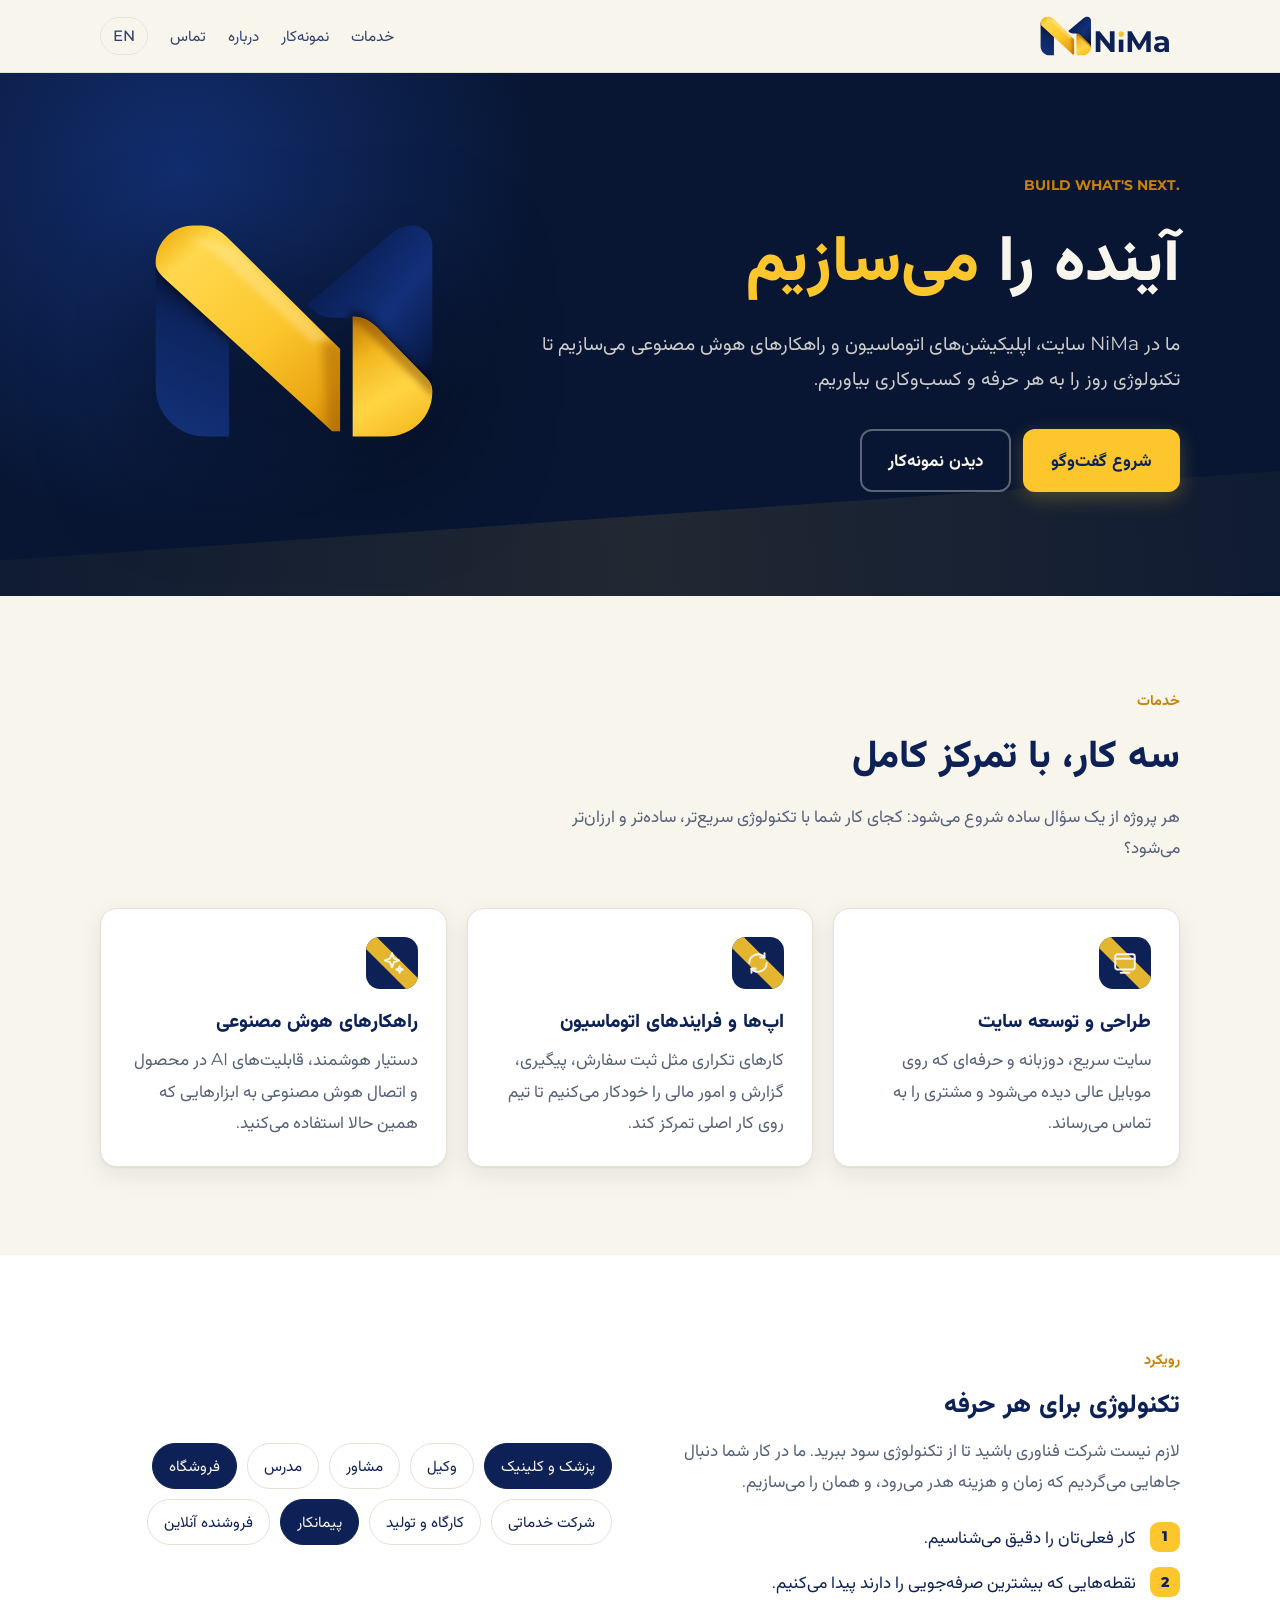
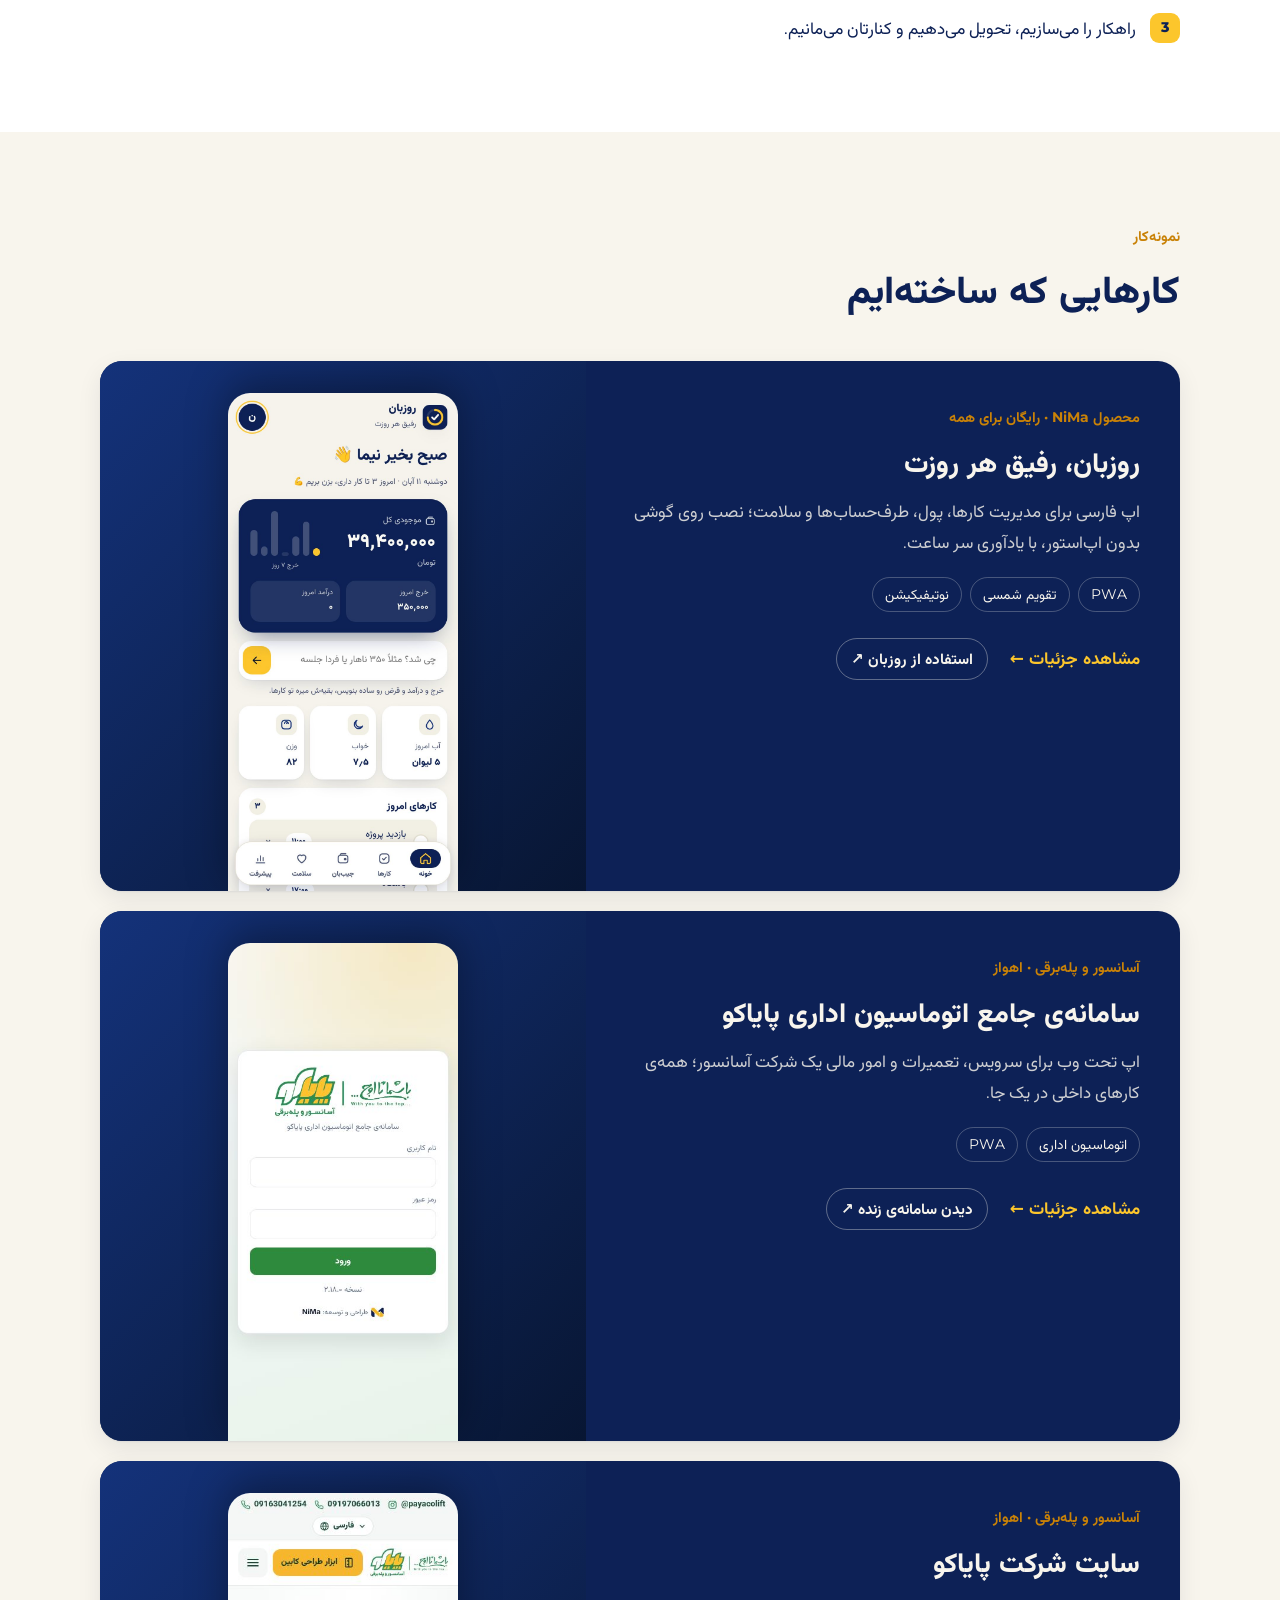
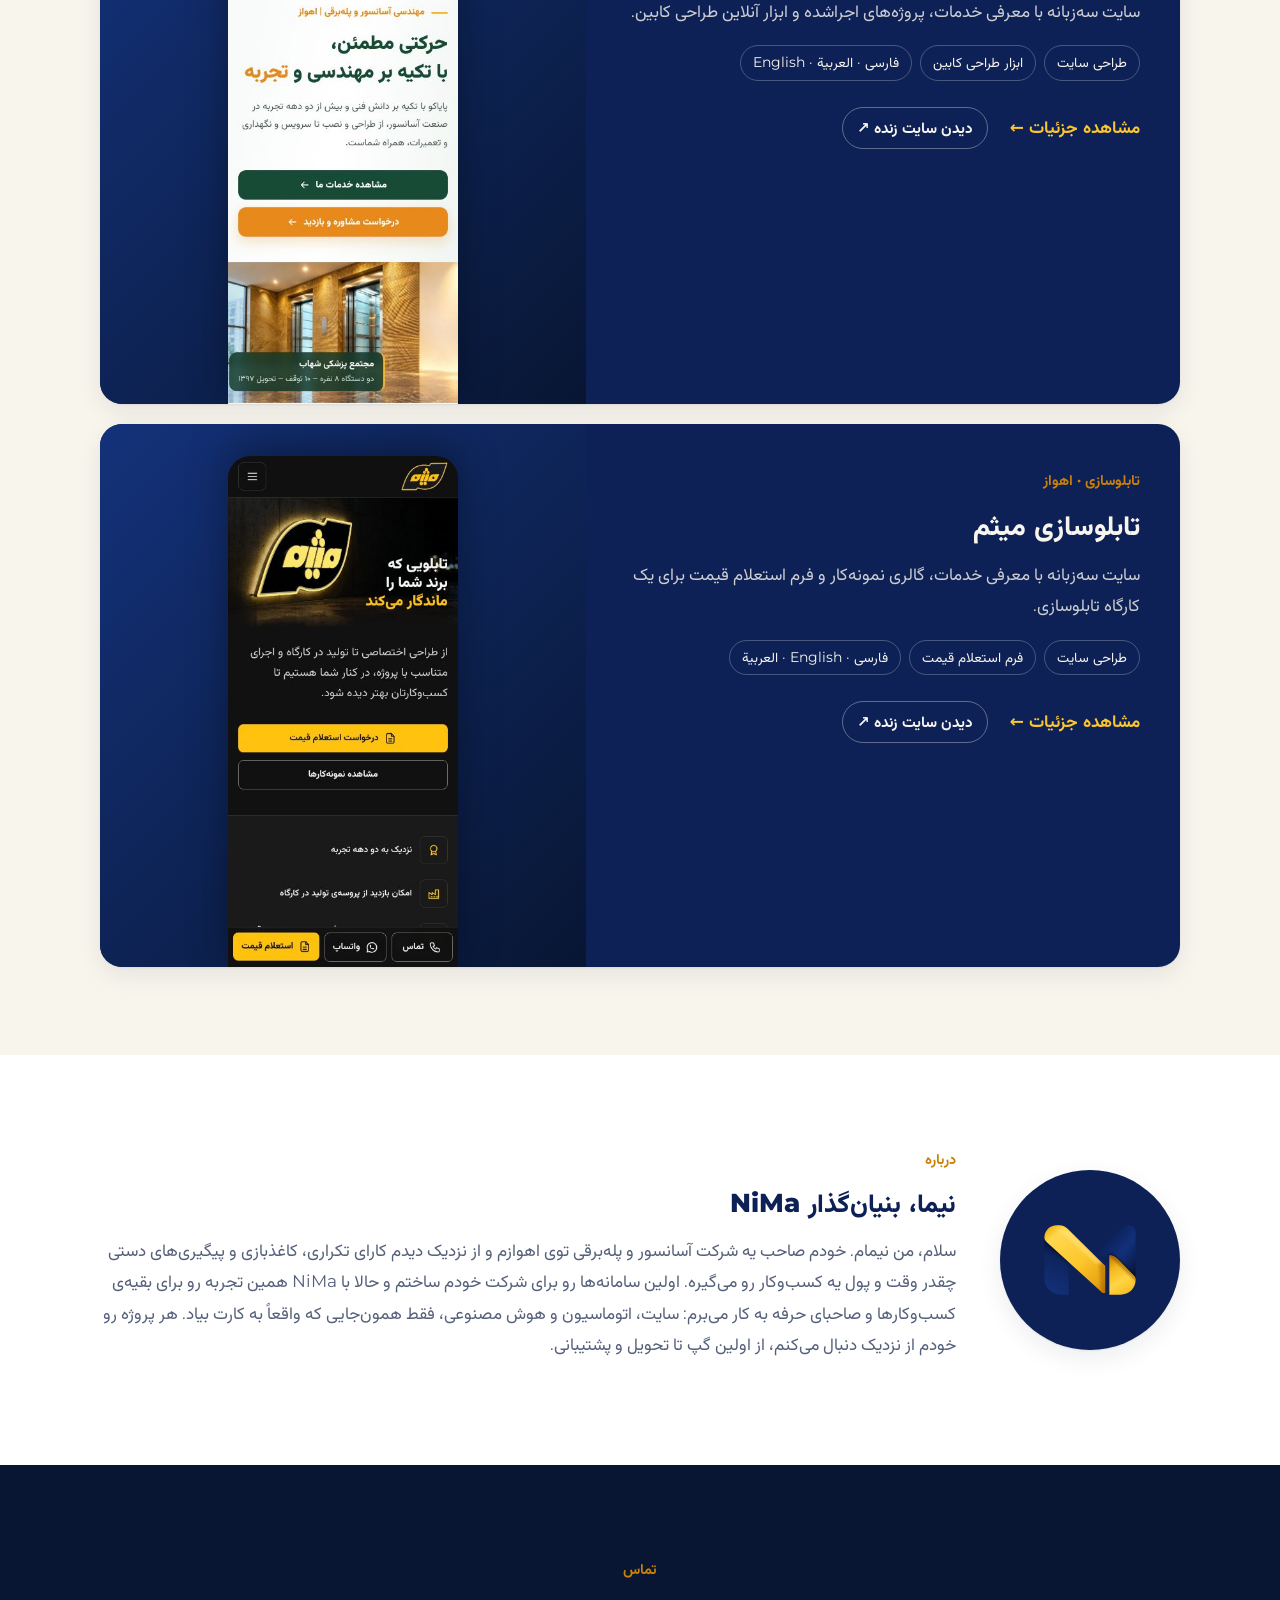
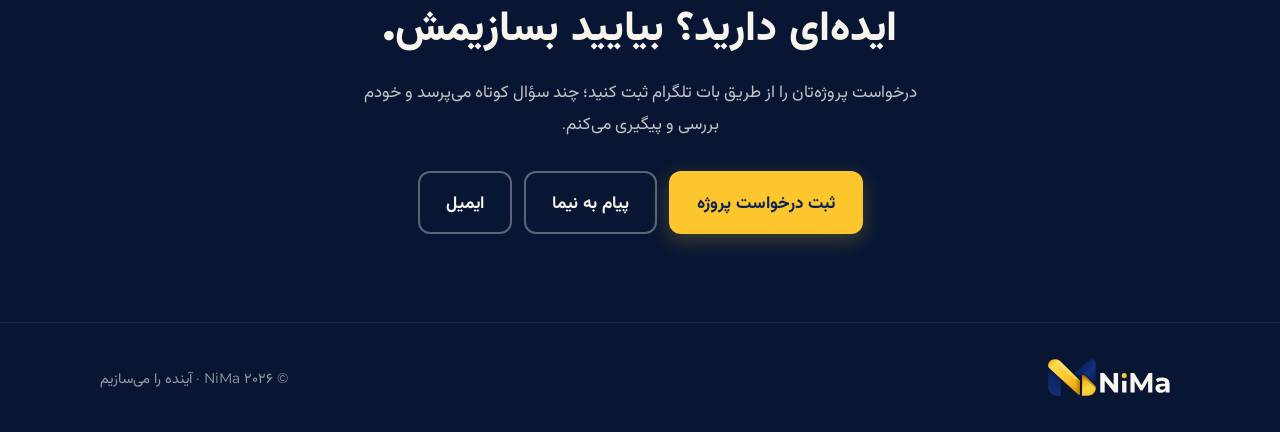
<file: index.html>
<!doctype html>
<html lang="fa" dir="rtl">
<head>
<meta charset="utf-8">
<meta name="viewport" content="width=device-width,initial-scale=1">
<title>NiMa | آینده را می‌سازیم</title>
<meta name="description" content="ما در NiMa سایت، اپلیکیشن‌های اتوماسیون و راهکارهای هوش مصنوعی می‌سازیم تا تکنولوژی روز را به هر حرفه و کسب‌وکاری بیاوریم.">
<meta name="theme-color" content="#081633">
<meta property="og:title" content="NiMa | آینده را می‌سازیم">
<meta property="og:description" content="طراحی سایت، اتوماسیون و هوش مصنوعی برای هر حرفه.">

<link rel="canonical" href="https://nima-ai.ir/">
<link rel="alternate" hreflang="fa" href="https://nima-ai.ir/">
<link rel="alternate" hreflang="en" href="https://nima-ai.ir/en/">
<meta property="og:url" content="https://nima-ai.ir/">
<meta property="og:image" content="https://nima-ai.ir/assets/img/icon-512.jpg">
<link rel="icon" type="image/png" href="assets/img/favicon.png">
<link rel="apple-touch-icon" href="assets/img/apple-touch-icon.png">
<link rel="preload" href="assets/fonts/vazirmatn-arabic-400-normal.woff2" as="font" type="font/woff2" crossorigin>
<link rel="stylesheet" href="assets/style.css">
</head>
<body>
<a class="skip" href="#main">رفتن به محتوا</a>

<header class="site-header">
  <div class="wrap">
    <a class="brand" href="./" aria-label="NiMa، صفحه اصلی"><img src="assets/img/NiMa-Logo-Primary.svg" alt="NiMa" width="148" height="56"></a>
    <nav class="nav" aria-label="منوی اصلی">
      <a class="hide-sm" href="#services">خدمات</a>
      <a class="hide-sm" href="#work">نمونه‌کار</a>
      <a class="hide-sm" href="#about">درباره</a>
      <a href="#contact">تماس</a>
      <a class="lang" href="en/" hreflang="en" lang="en">EN</a>
    </nav>
  </div>
</header>

<main id="main">
  <section class="hero">
    <div class="wrap">
      <div>
        <span class="eyebrow" dir="ltr" lang="en">Build What's Next.</span>
        <h1>آینده را <span class="hl">می‌سازیم</span></h1>
        <p class="lead">ما در NiMa سایت، اپلیکیشن‌های اتوماسیون و راهکارهای هوش مصنوعی می‌سازیم تا تکنولوژی روز را به هر حرفه و کسب‌وکاری بیاوریم.</p>
        <div class="actions">
          <a class="btn btn-gold" href="#contact">شروع گفت‌وگو</a>
          <a class="btn btn-ghost" href="#work">دیدن نمونه‌کار</a>
        </div>
      </div>
      <img class="mark" src="assets/img/NiMa-Symbol-Reversed.svg" alt="" width="340" height="274">
    </div>
  </section>

  <section id="services">
    <div class="wrap">
      <div class="section-head">
        <span class="eyebrow">خدمات</span>
        <h2>سه کار، با تمرکز کامل</h2>
        <p class="muted">هر پروژه از یک سؤال ساده شروع می‌شود: کجای کار شما با تکنولوژی سریع‌تر، ساده‌تر و ارزان‌تر می‌شود؟</p>
      </div>
      <div class="cards">
        <article class="card">
          <div class="icon"><svg viewBox="0 0 24 24"><rect x="3" y="4" width="18" height="14" rx="2"/><path d="M3 8h18M8 21h8"/></svg></div>
          <h3>طراحی و توسعه سایت</h3>
          <p>سایت سریع، دوزبانه و حرفه‌ای که روی موبایل عالی دیده می‌شود و مشتری را به تماس می‌رساند.</p>
        </article>
        <article class="card">
          <div class="icon"><svg viewBox="0 0 24 24"><path d="M4 12a8 8 0 0 1 14-5.3M20 12a8 8 0 0 1-14 5.3"/><path d="M18 3v4h-4M6 21v-4h4"/></svg></div>
          <h3>اپ‌ها و فرایندهای اتوماسیون</h3>
          <p>کارهای تکراری مثل ثبت سفارش، پیگیری، گزارش و امور مالی را خودکار می‌کنیم تا تیم روی کار اصلی تمرکز کند.</p>
        </article>
        <article class="card">
          <div class="icon"><svg viewBox="0 0 24 24"><path d="M12 3l1.8 4.7L18.5 9.5 13.8 11.3 12 16l-1.8-4.7L5.5 9.5l4.7-1.8z"/><path d="M19 15l.8 2.2L22 18l-2.2.8L19 21l-.8-2.2L16 18l2.2-.8z"/></svg></div>
          <h3>راهکارهای هوش مصنوعی</h3>
          <p>دستیار هوشمند، قابلیت‌های AI در محصول و اتصال هوش مصنوعی به ابزارهایی که همین حالا استفاده می‌کنید.</p>
        </article>
      </div>
    </div>
  </section>

  <section class="approach alt">
    <div class="wrap">
      <div>
        <span class="eyebrow">رویکرد</span>
        <h2>تکنولوژی برای هر حرفه</h2>
        <p class="muted">لازم نیست شرکت فناوری باشید تا از تکنولوژی سود ببرید. ما در کار شما دنبال جاهایی می‌گردیم که زمان و هزینه هدر می‌رود، و همان را می‌سازیم.</p>
        <ol class="steps">
          <li><span>کار فعلی‌تان را دقیق می‌شناسیم.</span></li>
          <li><span>نقطه‌هایی که بیشترین صرفه‌جویی را دارند پیدا می‌کنیم.</span></li>
          <li><span>راهکار را می‌سازیم، تحویل می‌دهیم و کنارتان می‌مانیم.</span></li>
        </ol>
      </div>
      <div class="chips" aria-label="حرفه‌ها">
        <span class="chip on">پزشک و کلینیک</span><span class="chip">وکیل</span><span class="chip">مشاور</span>
        <span class="chip">مدرس</span><span class="chip on">فروشگاه</span><span class="chip">شرکت خدماتی</span>
        <span class="chip">کارگاه و تولید</span><span class="chip on">پیمانکار</span><span class="chip">فروشنده آنلاین</span>
      </div>
    </div>
  </section>

  <section id="work">
    <div class="wrap">
      <div class="section-head">
        <span class="eyebrow">نمونه‌کار</span>
        <h2>کارهایی که ساخته‌ایم</h2>
      </div>
      <div class="work-list">
      <article class="work-card">
        <div class="body">
          <span class="eyebrow">محصول <span style="text-transform:none">NiMa</span> · رایگان برای همه</span>
          <h3 style="font-size:1.7rem">روزبان، رفیق هر روزت</h3>
          <p style="opacity:.82">اپ فارسی برای مدیریت کارها، پول، طرف‌حساب‌ها و سلامت؛ نصب روی گوشی بدون اپ‌استور، با یادآوری سر ساعت.</p>
          <div class="tags"><span class="tag">PWA</span><span class="tag">تقویم شمسی</span><span class="tag">نوتیفیکیشن</span></div>
          <div class="links"><a class="more" href="work/rouzban/">مشاهده جزئیات ←</a><a class="live" href="https://rouzban.nima-ai.ir/" target="_blank" rel="noopener">استفاده از روزبان ↗</a></div>
        </div>
        <div class="shot"><img src="assets/img/rouzban-mobile.jpg" alt="صفحه‌ی اصلی اپ روزبان روی موبایل" width="230" height="498" loading="lazy"></div>
      </article>
      <article class="work-card">
        <div class="body">
          <span class="eyebrow">آسانسور و پله‌برقی · اهواز</span>
          <h3 style="font-size:1.7rem">سامانه‌ی جامع اتوماسیون اداری پایاکو</h3>
          <p style="opacity:.82">اپ تحت وب برای سرویس، تعمیرات و امور مالی یک شرکت آسانسور؛ همه‌ی کارهای داخلی در یک جا.</p>
          <div class="tags"><span class="tag">اتوماسیون اداری</span><span class="tag">PWA</span></div>
          <div class="links"><a class="more" href="work/payaco/">مشاهده جزئیات ←</a><a class="live" href="https://app.payaco.org/" target="_blank" rel="noopener">دیدن سامانه‌ی زنده ↗</a></div>
        </div>
        <div class="shot"><img src="assets/img/payaco-app-login.jpg" alt="صفحه ورود سامانه‌ی جامع اتوماسیون اداری پایاکو" width="230" height="498" loading="lazy"></div>
      </article>
      <article class="work-card">
        <div class="body">
          <span class="eyebrow">آسانسور و پله‌برقی · اهواز</span>
          <h3 style="font-size:1.7rem">سایت شرکت پایاکو</h3>
          <p style="opacity:.82">سایت سه‌زبانه با معرفی خدمات، پروژه‌های اجراشده و ابزار آنلاین طراحی کابین.</p>
          <div class="tags"><span class="tag">طراحی سایت</span><span class="tag">ابزار طراحی کابین</span><span class="tag">فارسی · العربية · English</span></div>
          <div class="links"><a class="more" href="work/payaco-site/">مشاهده جزئیات ←</a><a class="live" href="https://payaco.org/" target="_blank" rel="noopener">دیدن سایت زنده ↗</a></div>
        </div>
        <div class="shot"><img src="assets/img/payaco-site-mobile.jpg" alt="صفحه اصلی سایت شرکت پایاکو روی موبایل" width="230" height="511" loading="lazy"></div>
      </article>
      <article class="work-card">
        <div class="body">
          <span class="eyebrow">تابلوسازی · اهواز</span>
          <h3 style="font-size:1.7rem">تابلوسازی میثم</h3>
          <p style="opacity:.82">سایت سه‌زبانه با معرفی خدمات، گالری نمونه‌کار و فرم استعلام قیمت برای یک کارگاه تابلوسازی.</p>
          <div class="tags"><span class="tag">طراحی سایت</span><span class="tag">فرم استعلام قیمت</span><span class="tag">فارسی · English · العربية</span></div>
          <div class="links"><a class="more" href="work/meysam/">مشاهده جزئیات ←</a><a class="live" href="https://meysamsigns.ir/" target="_blank" rel="noopener">دیدن سایت زنده ↗</a></div>
        </div>
        <div class="shot"><img src="assets/img/meysam-mobile.jpg" alt="صفحه اصلی سایت تابلوسازی میثم روی موبایل" width="230" height="511" loading="lazy"></div>
      </article>
      </div>
    </div>
  </section>

  <section id="about" class="about alt">
    <div class="wrap">
      <div class="avatar"><img src="assets/img/NiMa-Symbol-Reversed.svg" alt="" width="112" height="90"></div>
      <div>
        <span class="eyebrow">درباره</span>
        <h2>نیما، بنیان‌گذار NiMa</h2>
        <p class="muted">سلام، من نیمام. خودم صاحب یه شرکت آسانسور و پله‌برقی توی اهوازم و از نزدیک دیدم کارای تکراری، کاغذبازی و پیگیری‌های دستی چقدر وقت و پول یه کسب‌وکار رو می‌گیره. اولین سامانه‌ها رو برای شرکت خودم ساختم و حالا با NiMa همین تجربه رو برای بقیه‌ی کسب‌وکارها و صاحبای حرفه به کار می‌برم: سایت، اتوماسیون و هوش مصنوعی، فقط همون‌جایی که واقعاً به کارت بیاد. هر پروژه رو خودم از نزدیک دنبال می‌کنم، از اولین گپ تا تحویل و پشتیبانی.</p>
      </div>
    </div>
  </section>

  <section id="contact" class="contact">
    <div class="wrap">
      <span class="eyebrow">تماس</span>
      <h2>ایده‌ای دارید؟ بیایید بسازیمش.</h2>
      <p>درخواست پروژه‌تان را از طریق بات تلگرام ثبت کنید؛ چند سؤال کوتاه می‌پرسد و خودم بررسی و پیگیری می‌کنم.</p>
      <div class="actions">
        <a class="btn btn-gold" href="https://t.me/SiteOrderHelperBot" target="_blank" rel="noopener">ثبت درخواست پروژه</a>
        <a class="btn btn-ghost" href="https://t.me/Nima_asareh" target="_blank" rel="noopener">پیام به نیما</a>
        <a class="btn btn-ghost" href="mailto:nima.aisolutions@gmail.com">ایمیل</a>
      </div>
    </div>
  </section>
</main>

<footer class="site-footer">
  <div class="wrap">
    <img src="assets/img/NiMa-Logo-Reversed.svg" alt="NiMa" width="140" height="53">
    <span>© ۲۰۲۶ NiMa · آینده را می‌سازیم</span>
  </div>
</footer>
</body>
</html>
</file>
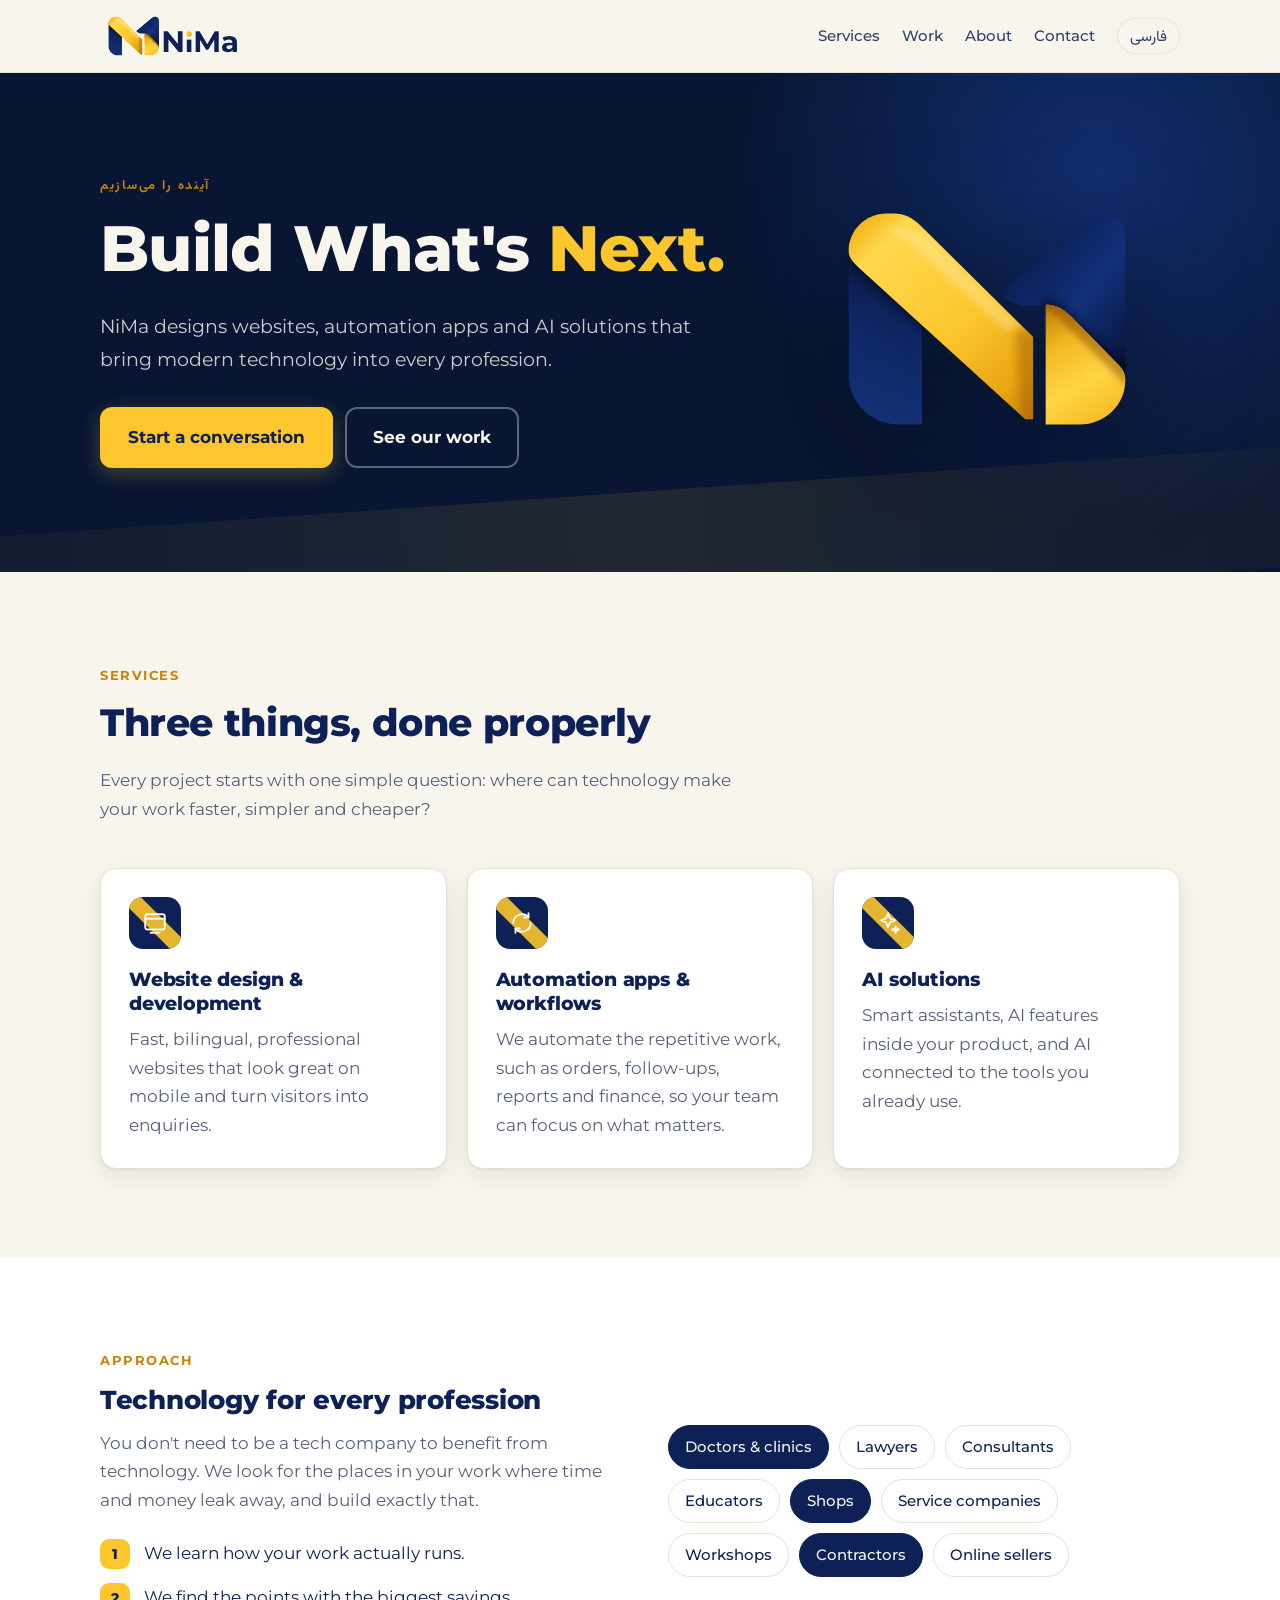
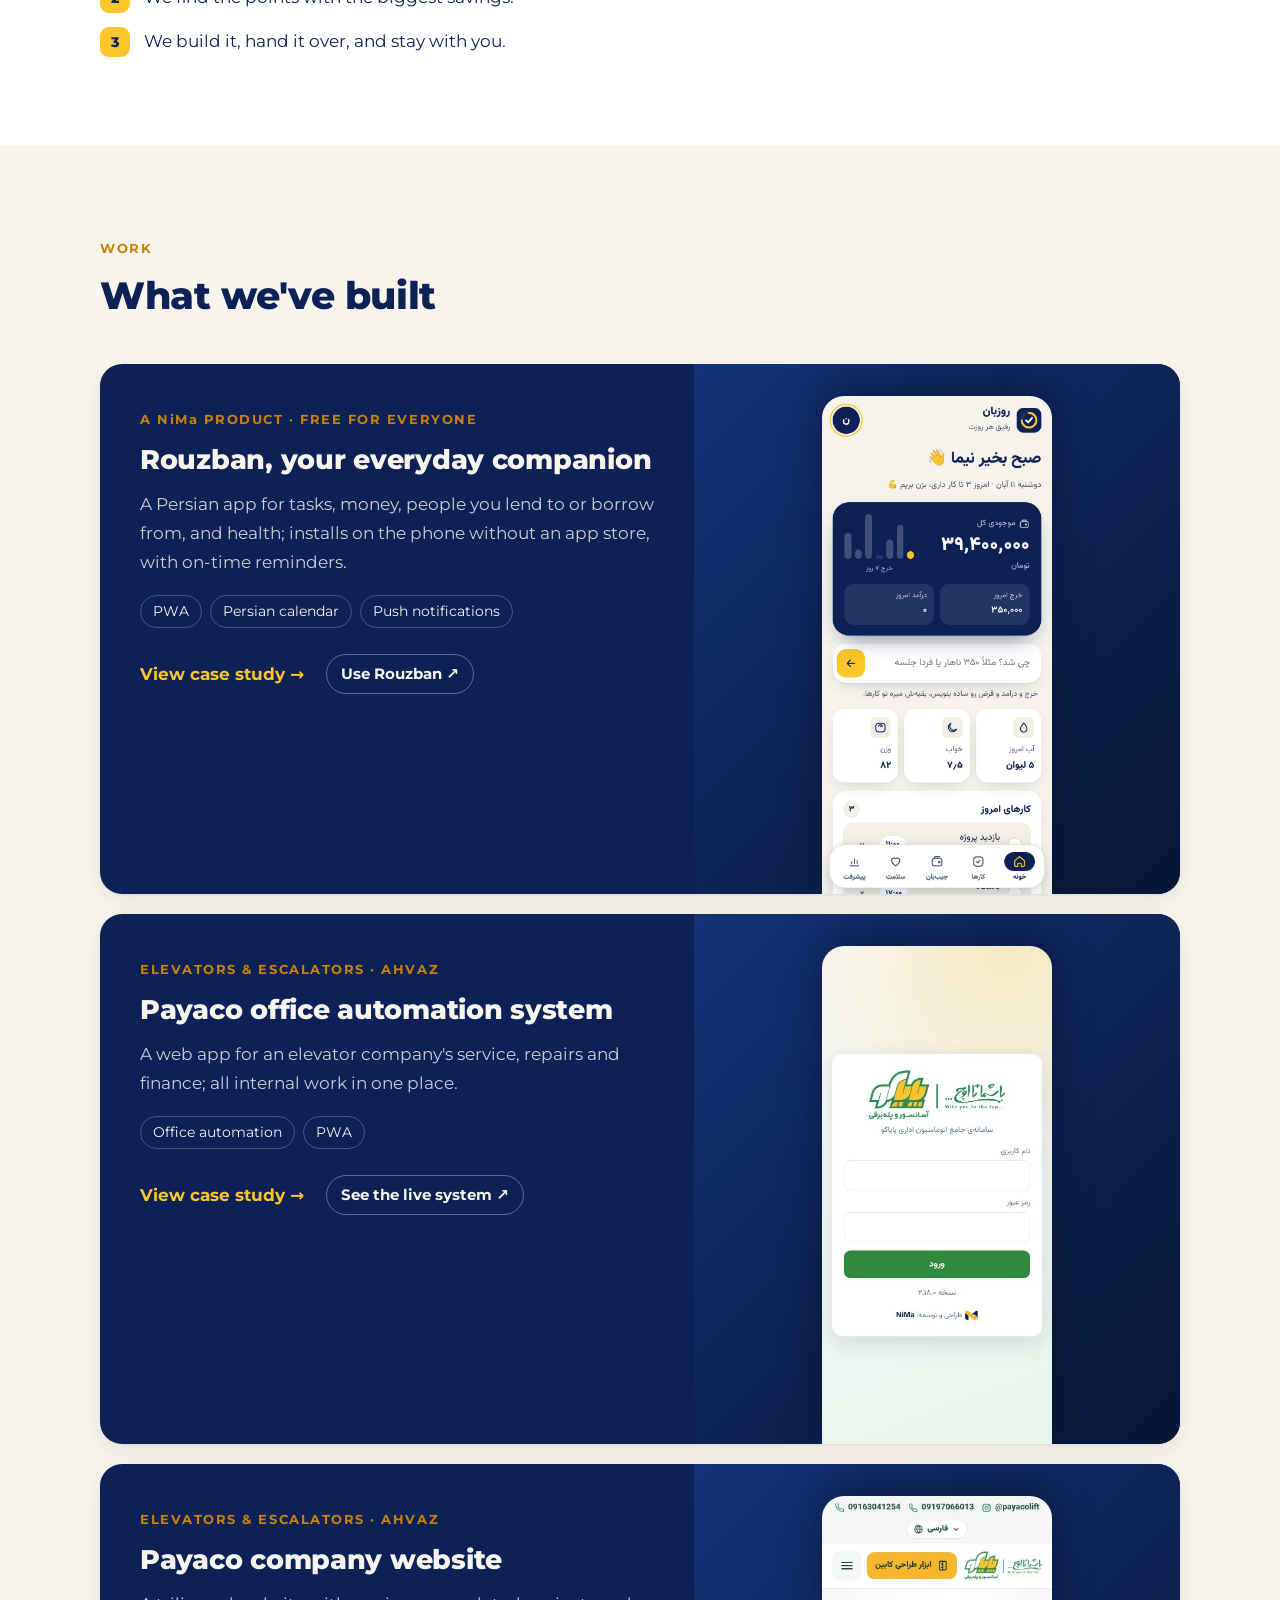
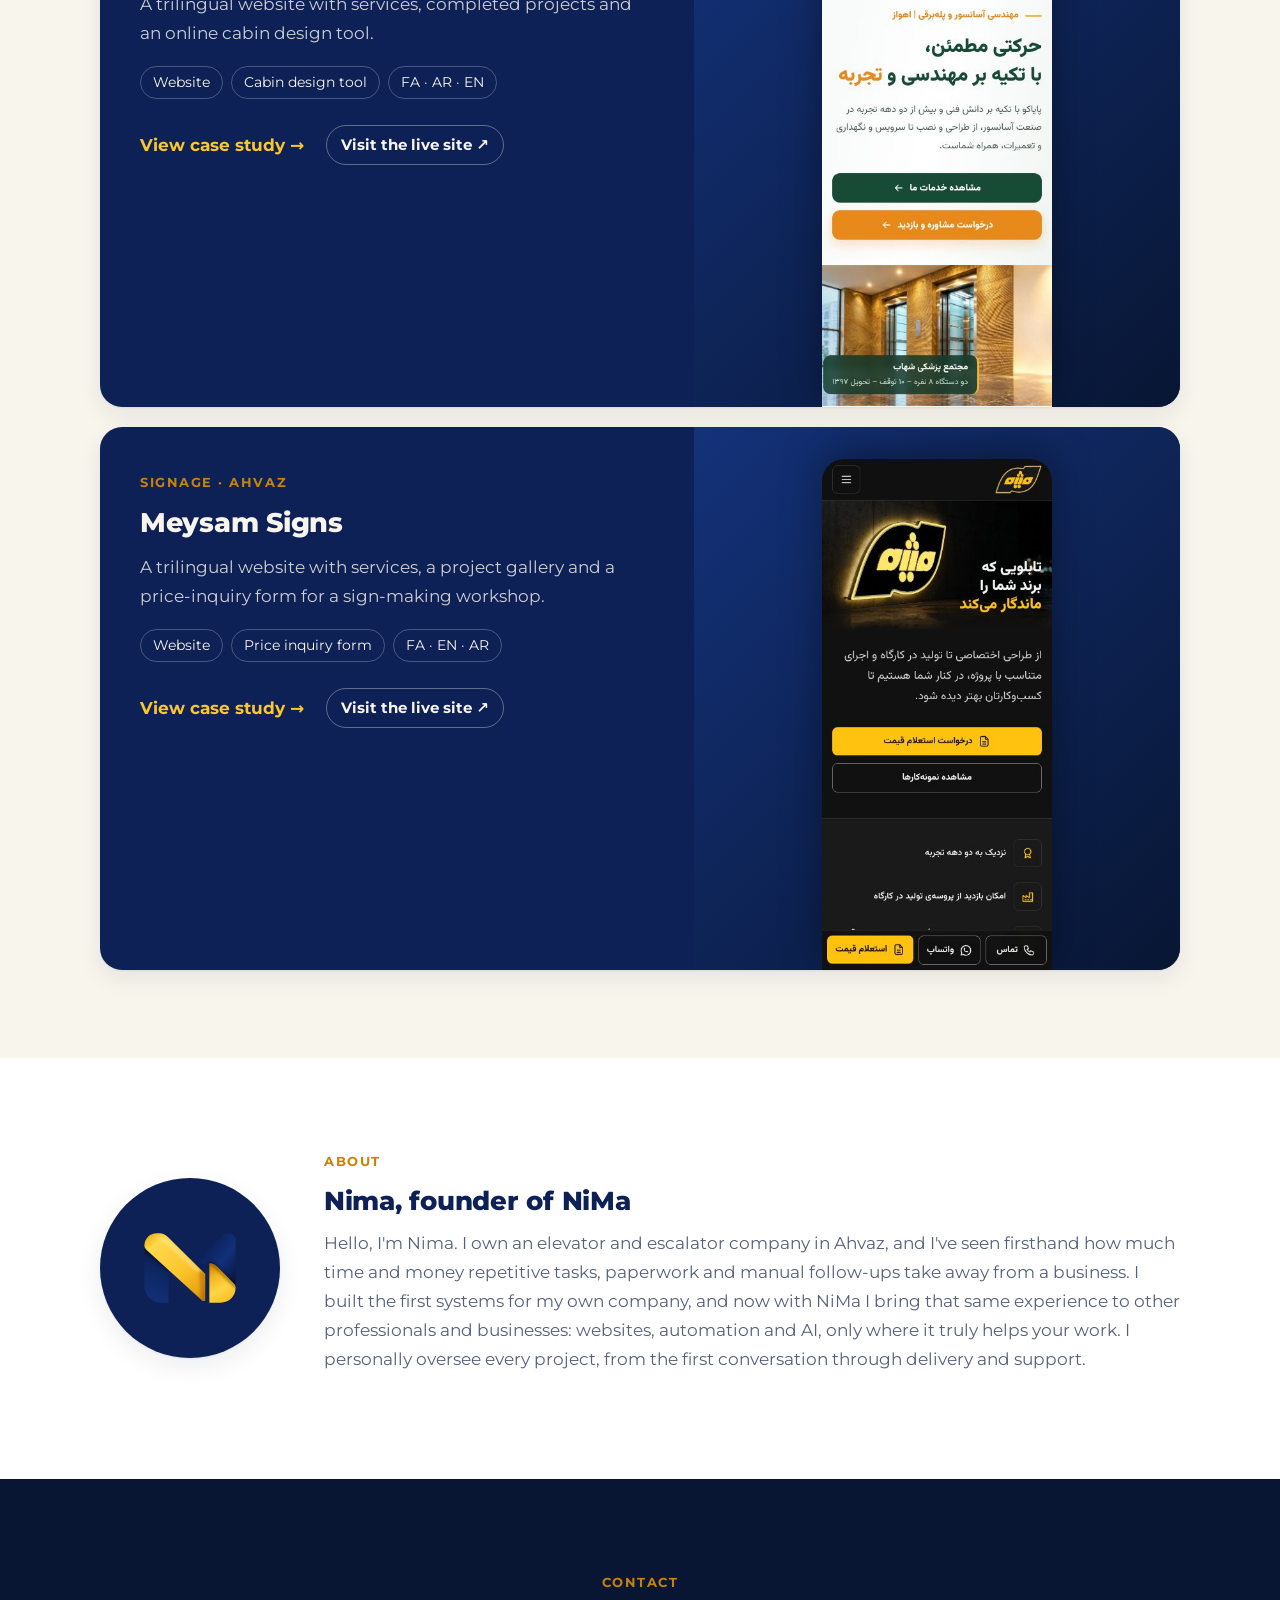
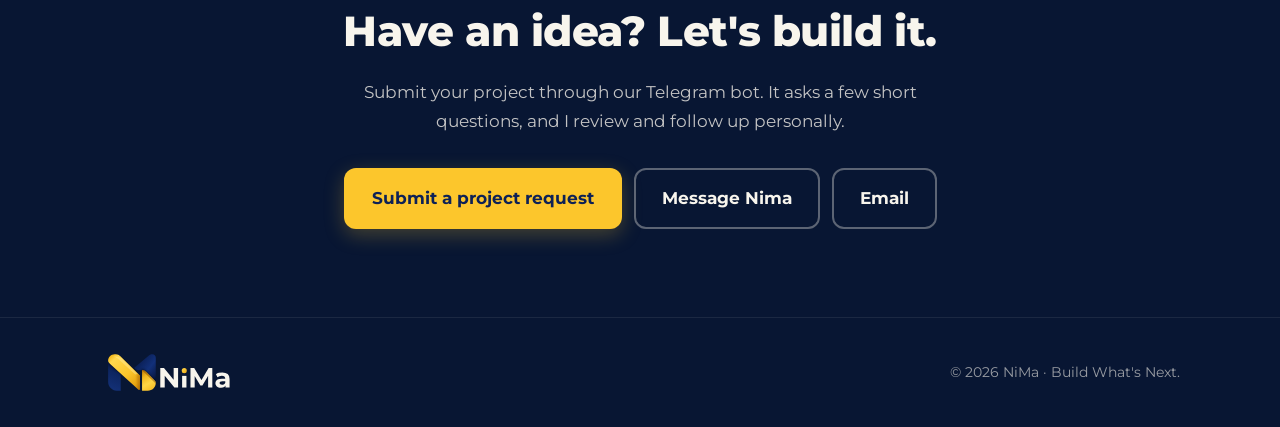
<file: en/index.html>
<!doctype html>
<html lang="en" dir="ltr">
<head>
<meta charset="utf-8">
<meta name="viewport" content="width=device-width,initial-scale=1">
<title>NiMa | Build What's Next.</title>
<meta name="description" content="NiMa designs websites, automation apps and AI solutions that bring modern technology into every profession.">
<meta name="theme-color" content="#081633">
<meta property="og:title" content="NiMa | Build What's Next.">
<meta property="og:description" content="Websites, automation and AI for every profession.">

<link rel="canonical" href="https://nima-ai.ir/en/">
<link rel="alternate" hreflang="en" href="https://nima-ai.ir/en/">
<link rel="alternate" hreflang="fa" href="https://nima-ai.ir/">
<meta property="og:url" content="https://nima-ai.ir/en/">
<meta property="og:image" content="https://nima-ai.ir/assets/img/icon-512.jpg">
<link rel="icon" type="image/png" href="../assets/img/favicon.png">
<link rel="apple-touch-icon" href="../assets/img/apple-touch-icon.png">
<link rel="preload" href="../assets/fonts/montserrat-latin-400-normal.woff2" as="font" type="font/woff2" crossorigin>
<link rel="stylesheet" href="../assets/style.css">
</head>
<body>
<a class="skip" href="#main">Skip to content</a>

<header class="site-header">
  <div class="wrap">
    <a class="brand" href="./" aria-label="NiMa home"><img src="../assets/img/NiMa-Logo-Primary.svg" alt="NiMa" width="148" height="56"></a>
    <nav class="nav" aria-label="Main">
      <a class="hide-sm" href="#services">Services</a>
      <a class="hide-sm" href="#work">Work</a>
      <a class="hide-sm" href="#about">About</a>
      <a href="#contact">Contact</a>
      <a class="lang" href="../" hreflang="fa" lang="fa">فارسی</a>
    </nav>
  </div>
</header>

<main id="main">
  <section class="hero">
    <div class="wrap">
      <div>
        <span class="eyebrow" dir="rtl" lang="fa">آینده را می‌سازیم</span>
        <h1>Build What's <span class="hl">Next.</span></h1>
        <p class="lead">NiMa designs websites, automation apps and AI solutions that bring modern technology into every profession.</p>
        <div class="actions">
          <a class="btn btn-gold" href="#contact">Start a conversation</a>
          <a class="btn btn-ghost" href="#work">See our work</a>
        </div>
      </div>
      <img class="mark" src="../assets/img/NiMa-Symbol-Reversed.svg" alt="" width="340" height="274">
    </div>
  </section>

  <section id="services">
    <div class="wrap">
      <div class="section-head">
        <span class="eyebrow">Services</span>
        <h2>Three things, done properly</h2>
        <p class="muted">Every project starts with one simple question: where can technology make your work faster, simpler and cheaper?</p>
      </div>
      <div class="cards">
        <article class="card">
          <div class="icon"><svg viewBox="0 0 24 24"><rect x="3" y="4" width="18" height="14" rx="2"/><path d="M3 8h18M8 21h8"/></svg></div>
          <h3>Website design &amp; development</h3>
          <p>Fast, bilingual, professional websites that look great on mobile and turn visitors into enquiries.</p>
        </article>
        <article class="card">
          <div class="icon"><svg viewBox="0 0 24 24"><path d="M4 12a8 8 0 0 1 14-5.3M20 12a8 8 0 0 1-14 5.3"/><path d="M18 3v4h-4M6 21v-4h4"/></svg></div>
          <h3>Automation apps &amp; workflows</h3>
          <p>We automate the repetitive work, such as orders, follow-ups, reports and finance, so your team can focus on what matters.</p>
        </article>
        <article class="card">
          <div class="icon"><svg viewBox="0 0 24 24"><path d="M12 3l1.8 4.7L18.5 9.5 13.8 11.3 12 16l-1.8-4.7L5.5 9.5l4.7-1.8z"/><path d="M19 15l.8 2.2L22 18l-2.2.8L19 21l-.8-2.2L16 18l2.2-.8z"/></svg></div>
          <h3>AI solutions</h3>
          <p>Smart assistants, AI features inside your product, and AI connected to the tools you already use.</p>
        </article>
      </div>
    </div>
  </section>

  <section class="approach alt">
    <div class="wrap">
      <div>
        <span class="eyebrow">Approach</span>
        <h2>Technology for every profession</h2>
        <p class="muted">You don't need to be a tech company to benefit from technology. We look for the places in your work where time and money leak away, and build exactly that.</p>
        <ol class="steps">
          <li><span>We learn how your work actually runs.</span></li>
          <li><span>We find the points with the biggest savings.</span></li>
          <li><span>We build it, hand it over, and stay with you.</span></li>
        </ol>
      </div>
      <div class="chips" aria-label="Professions">
        <span class="chip on">Doctors &amp; clinics</span><span class="chip">Lawyers</span><span class="chip">Consultants</span>
        <span class="chip">Educators</span><span class="chip on">Shops</span><span class="chip">Service companies</span>
        <span class="chip">Workshops</span><span class="chip on">Contractors</span><span class="chip">Online sellers</span>
      </div>
    </div>
  </section>

  <section id="work">
    <div class="wrap">
      <div class="section-head">
        <span class="eyebrow">Work</span>
        <h2>What we've built</h2>
      </div>
      <div class="work-list">
      <article class="work-card">
        <div class="body">
          <span class="eyebrow">A <span style="text-transform:none">NiMa</span> product · Free for everyone</span>
          <h3 style="font-size:1.7rem">Rouzban, your everyday companion</h3>
          <p style="opacity:.82">A Persian app for tasks, money, people you lend to or borrow from, and health; installs on the phone without an app store, with on-time reminders.</p>
          <div class="tags"><span class="tag">PWA</span><span class="tag">Persian calendar</span><span class="tag">Push notifications</span></div>
          <div class="links"><a class="more" href="work/rouzban/">View case study →</a><a class="live" href="https://rouzban.nima-ai.ir/" target="_blank" rel="noopener">Use Rouzban ↗</a></div>
        </div>
        <div class="shot"><img src="../assets/img/rouzban-mobile.jpg" alt="Home screen of the Rouzban app on a phone" width="230" height="498" loading="lazy"></div>
      </article>
      <article class="work-card">
        <div class="body">
          <span class="eyebrow">Elevators &amp; escalators · Ahvaz</span>
          <h3 style="font-size:1.7rem">Payaco office automation system</h3>
          <p style="opacity:.82">A web app for an elevator company's service, repairs and finance; all internal work in one place.</p>
          <div class="tags"><span class="tag">Office automation</span><span class="tag">PWA</span></div>
          <div class="links"><a class="more" href="work/payaco/">View case study →</a><a class="live" href="https://app.payaco.org/" target="_blank" rel="noopener">See the live system ↗</a></div>
        </div>
        <div class="shot"><img src="../assets/img/payaco-app-login.jpg" alt="Login screen of the Payaco office automation system" width="230" height="498" loading="lazy"></div>
      </article>
      <article class="work-card">
        <div class="body">
          <span class="eyebrow">Elevators &amp; escalators · Ahvaz</span>
          <h3 style="font-size:1.7rem">Payaco company website</h3>
          <p style="opacity:.82">A trilingual website with services, completed projects and an online cabin design tool.</p>
          <div class="tags"><span class="tag">Website</span><span class="tag">Cabin design tool</span><span class="tag">FA · AR · EN</span></div>
          <div class="links"><a class="more" href="work/payaco-site/">View case study →</a><a class="live" href="https://payaco.org/en/index.html" target="_blank" rel="noopener">Visit the live site ↗</a></div>
        </div>
        <div class="shot"><img src="../assets/img/payaco-site-mobile.jpg" alt="Payaco company website homepage on mobile" width="230" height="511" loading="lazy"></div>
      </article>
      <article class="work-card">
        <div class="body">
          <span class="eyebrow">Signage · Ahvaz</span>
          <h3 style="font-size:1.7rem">Meysam Signs</h3>
          <p style="opacity:.82">A trilingual website with services, a project gallery and a price-inquiry form for a sign-making workshop.</p>
          <div class="tags"><span class="tag">Website</span><span class="tag">Price inquiry form</span><span class="tag">FA · EN · AR</span></div>
          <div class="links"><a class="more" href="work/meysam/">View case study →</a><a class="live" href="https://meysamsigns.ir/en" target="_blank" rel="noopener">Visit the live site ↗</a></div>
        </div>
        <div class="shot"><img src="../assets/img/meysam-mobile.jpg" alt="Meysam Signs homepage on mobile" width="230" height="511" loading="lazy"></div>
      </article>
      </div>
    </div>
  </section>

  <section id="about" class="about alt">
    <div class="wrap">
      <div class="avatar"><img src="../assets/img/NiMa-Symbol-Reversed.svg" alt="" width="112" height="90"></div>
      <div>
        <span class="eyebrow">About</span>
        <h2>Nima, founder of NiMa</h2>
        <p class="muted">Hello, I'm Nima. I own an elevator and escalator company in Ahvaz, and I've seen firsthand how much time and money repetitive tasks, paperwork and manual follow-ups take away from a business. I built the first systems for my own company, and now with NiMa I bring that same experience to other professionals and businesses: websites, automation and AI, only where it truly helps your work. I personally oversee every project, from the first conversation through delivery and support.</p>
      </div>
    </div>
  </section>

  <section id="contact" class="contact">
    <div class="wrap">
      <span class="eyebrow">Contact</span>
      <h2>Have an idea? Let's build it.</h2>
      <p>Submit your project through our Telegram bot. It asks a few short questions, and I review and follow up personally.</p>
      <div class="actions">
        <a class="btn btn-gold" href="https://t.me/SiteOrderHelperBot" target="_blank" rel="noopener">Submit a project request</a>
        <a class="btn btn-ghost" href="https://t.me/Nima_asareh" target="_blank" rel="noopener">Message Nima</a>
        <a class="btn btn-ghost" href="mailto:nima.aisolutions@gmail.com">Email</a>
      </div>
    </div>
  </section>
</main>

<footer class="site-footer">
  <div class="wrap">
    <img src="../assets/img/NiMa-Logo-Reversed.svg" alt="NiMa" width="140" height="53">
    <span>© 2026 NiMa · Build What's Next.</span>
  </div>
</footer>
</body>
</html>
</file>
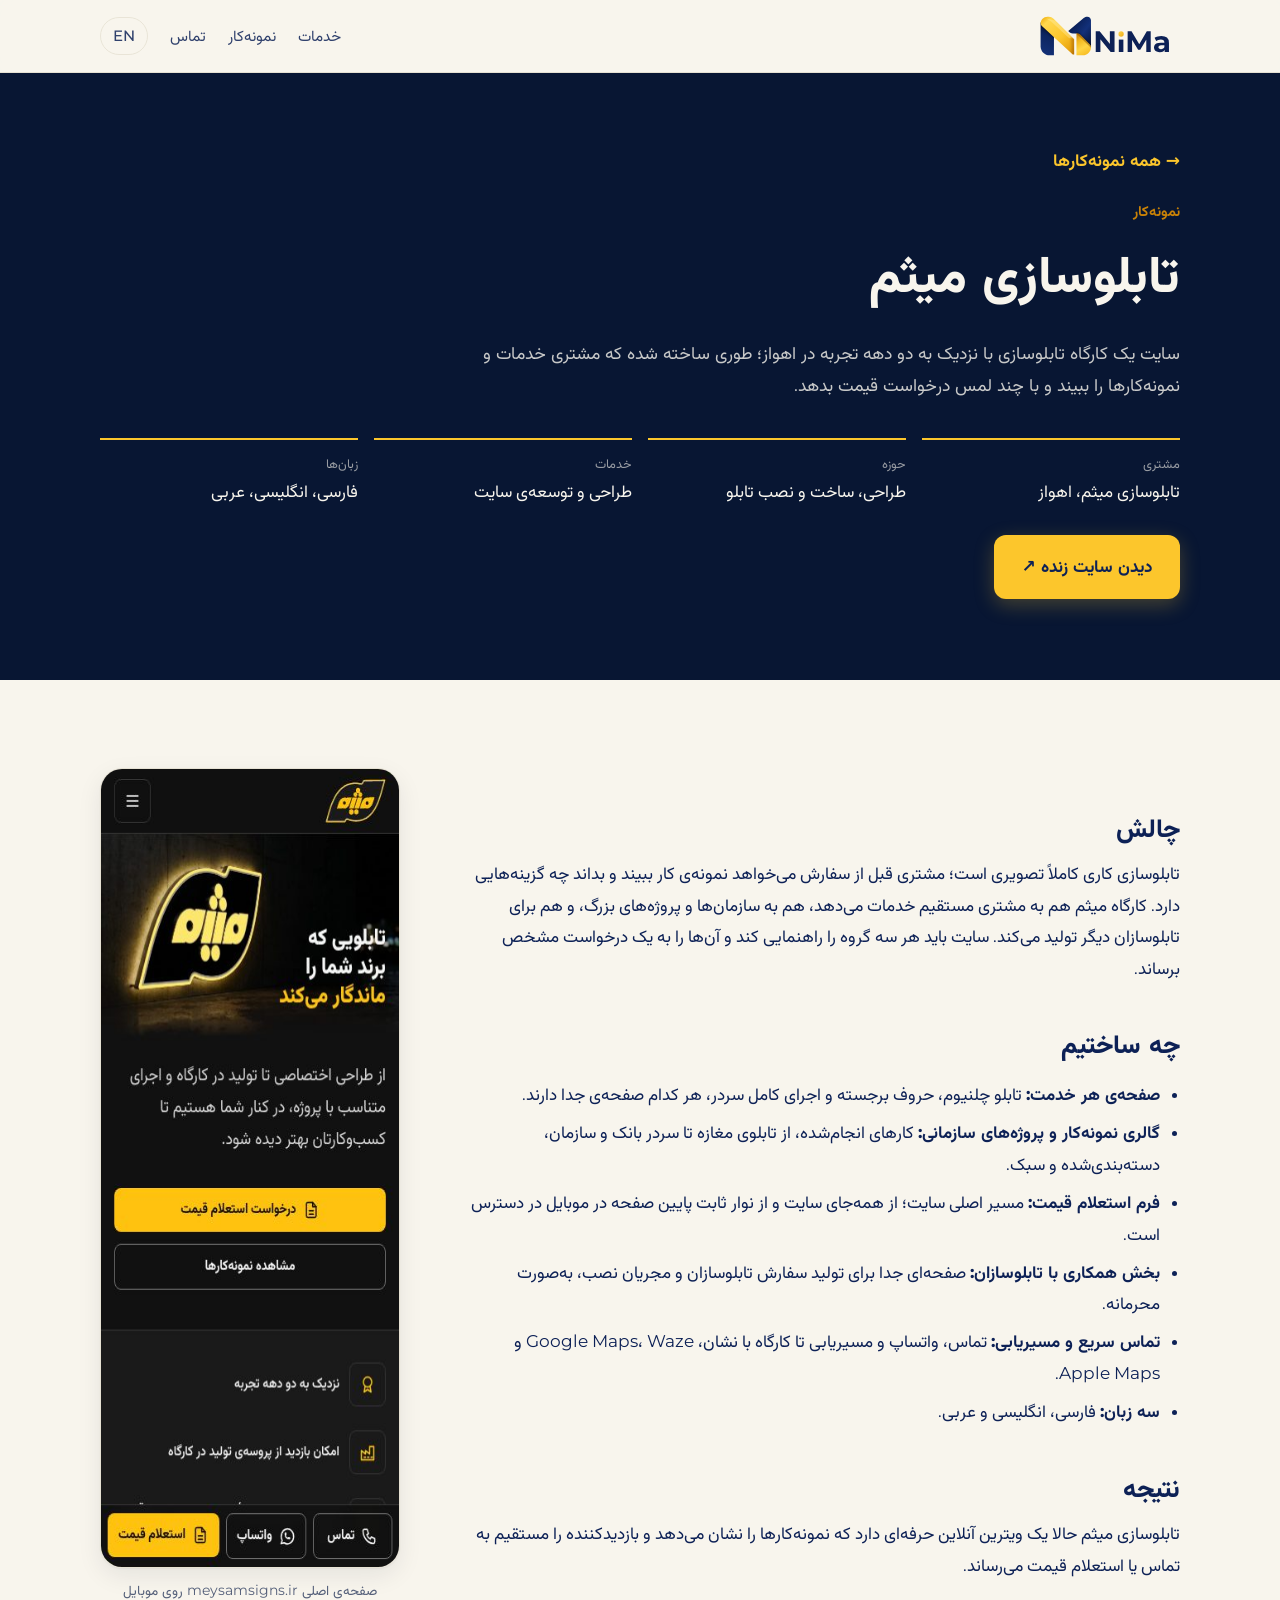
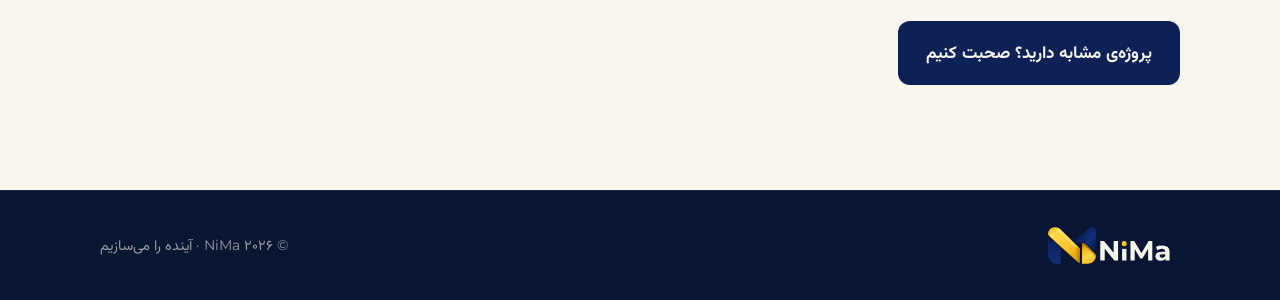
<file: work/meysam/index.html>
<!doctype html>
<html lang="fa" dir="rtl">
<head>
<meta charset="utf-8">
<meta name="viewport" content="width=device-width,initial-scale=1">
<title>تابلوسازی میثم | نمونه‌کار NiMa</title>
<meta name="description" content="سایت سه‌زبانه‌ی تابلوسازی میثم در اهواز: معرفی خدمات، گالری نمونه‌کار، پروژه‌های سازمانی و فرم استعلام قیمت.">
<meta name="theme-color" content="#081633">
<link rel="canonical" href="https://nima-ai.ir/work/meysam/">
<link rel="alternate" hreflang="fa" href="https://nima-ai.ir/work/meysam/">
<link rel="alternate" hreflang="en" href="https://nima-ai.ir/en/work/meysam/">
<meta property="og:url" content="https://nima-ai.ir/work/meysam/">
<meta property="og:image" content="https://nima-ai.ir/assets/img/icon-512.jpg">
<link rel="icon" type="image/png" href="../../assets/img/favicon.png">
<link rel="apple-touch-icon" href="../../assets/img/apple-touch-icon.png">
<link rel="stylesheet" href="../../assets/style.css">
</head>
<body>
<a class="skip" href="#main">رفتن به محتوا</a>

<header class="site-header">
  <div class="wrap">
    <a class="brand" href="../../" aria-label="NiMa، صفحه اصلی"><img src="../../assets/img/NiMa-Logo-Primary.svg" alt="NiMa" width="148" height="56"></a>
    <nav class="nav" aria-label="منوی اصلی">
      <a class="hide-sm" href="../../#services">خدمات</a>
      <a class="hide-sm" href="../../#work">نمونه‌کار</a>
      <a href="../../#contact">تماس</a>
      <a class="lang" href="../../en/work/meysam/" hreflang="en" lang="en">EN</a>
    </nav>
  </div>
</header>

<main id="main">
  <section class="case-hero">
    <div class="wrap">
      <a class="back" href="../../#work">→ همه نمونه‌کارها</a>
      <span class="eyebrow" style="display:block">نمونه‌کار</span>
      <h1>تابلوسازی میثم</h1>
      <p class="lead">سایت یک کارگاه تابلوسازی با نزدیک به دو دهه تجربه در اهواز؛ طوری ساخته شده که مشتری خدمات و نمونه‌کارها را ببیند و با چند لمس درخواست قیمت بدهد.</p>
      <div class="facts">
        <div><b>مشتری</b>تابلوسازی میثم، اهواز</div>
        <div><b>حوزه</b>طراحی، ساخت و نصب تابلو</div>
        <div><b>خدمات</b>طراحی و توسعه‌ی سایت</div>
        <div><b>زبان‌ها</b>فارسی، انگلیسی، عربی</div>
      </div>
      <p style="margin-top:28px"><a class="btn btn-gold" href="https://meysamsigns.ir/" target="_blank" rel="noopener">دیدن سایت زنده ↗</a></p>
    </div>
  </section>

  <section>
    <div class="wrap case-grid">
      <div class="prose">
        <!-- TODO(Nima): اگر عدد واقعی داری (مثلاً تعداد استعلام قیمت در ماه) اضافه کن. عدد ساختگی نگذار. -->
        <h2>چالش</h2>
        <p>تابلوسازی کاری کاملاً تصویری است؛ مشتری قبل از سفارش می‌خواهد نمونه‌ی کار ببیند و بداند چه گزینه‌هایی دارد. کارگاه میثم هم به مشتری مستقیم خدمات می‌دهد، هم به سازمان‌ها و پروژه‌های بزرگ، و هم برای تابلوسازان دیگر تولید می‌کند. سایت باید هر سه گروه را راهنمایی کند و آن‌ها را به یک درخواست مشخص برساند.</p>

        <h2>چه ساختیم</h2>
        <ul>
          <li><strong>صفحه‌ی هر خدمت:</strong> تابلو چلنیوم، حروف برجسته و اجرای کامل سردر، هر کدام صفحه‌ی جدا دارند.</li>
          <li><strong>گالری نمونه‌کار و پروژه‌های سازمانی:</strong> کارهای انجام‌شده، از تابلوی مغازه تا سردر بانک و سازمان، دسته‌بندی‌شده و سبک.</li>
          <li><strong>فرم استعلام قیمت:</strong> مسیر اصلی سایت؛ از همه‌جای سایت و از نوار ثابت پایین صفحه در موبایل در دسترس است.</li>
          <li><strong>بخش همکاری با تابلوسازان:</strong> صفحه‌ای جدا برای تولید سفارش تابلوسازان و مجریان نصب، به‌صورت محرمانه.</li>
          <li><strong>تماس سریع و مسیریابی:</strong> تماس، واتساپ و مسیریابی تا کارگاه با نشان، Google Maps، Waze و Apple Maps.</li>
          <li><strong>سه زبان:</strong> فارسی، انگلیسی و عربی.</li>
        </ul>

        <h2>نتیجه</h2>
        <p>تابلوسازی میثم حالا یک ویترین آنلاین حرفه‌ای دارد که نمونه‌کارها را نشان می‌دهد و بازدیدکننده را مستقیم به تماس یا استعلام قیمت می‌رساند.</p>

        <p style="margin-top:2.5rem"><a class="btn btn-navy" href="../../#contact">پروژه‌ی مشابه دارید؟ صحبت کنیم</a></p>
      </div>
      <figure>
        <img src="../../assets/img/meysam-mobile.jpg" alt="صفحه اصلی سایت تابلوسازی میثم روی موبایل" width="360" height="800" loading="lazy">
        <figcaption>صفحه‌ی اصلی meysamsigns.ir روی موبایل</figcaption>
      </figure>
    </div>
  </section>
</main>

<footer class="site-footer">
  <div class="wrap">
    <img src="../../assets/img/NiMa-Logo-Reversed.svg" alt="NiMa" width="140" height="53">
    <span>© ۲۰۲۶ NiMa · آینده را می‌سازیم</span>
  </div>
</footer>
</body>
</html>
</file>
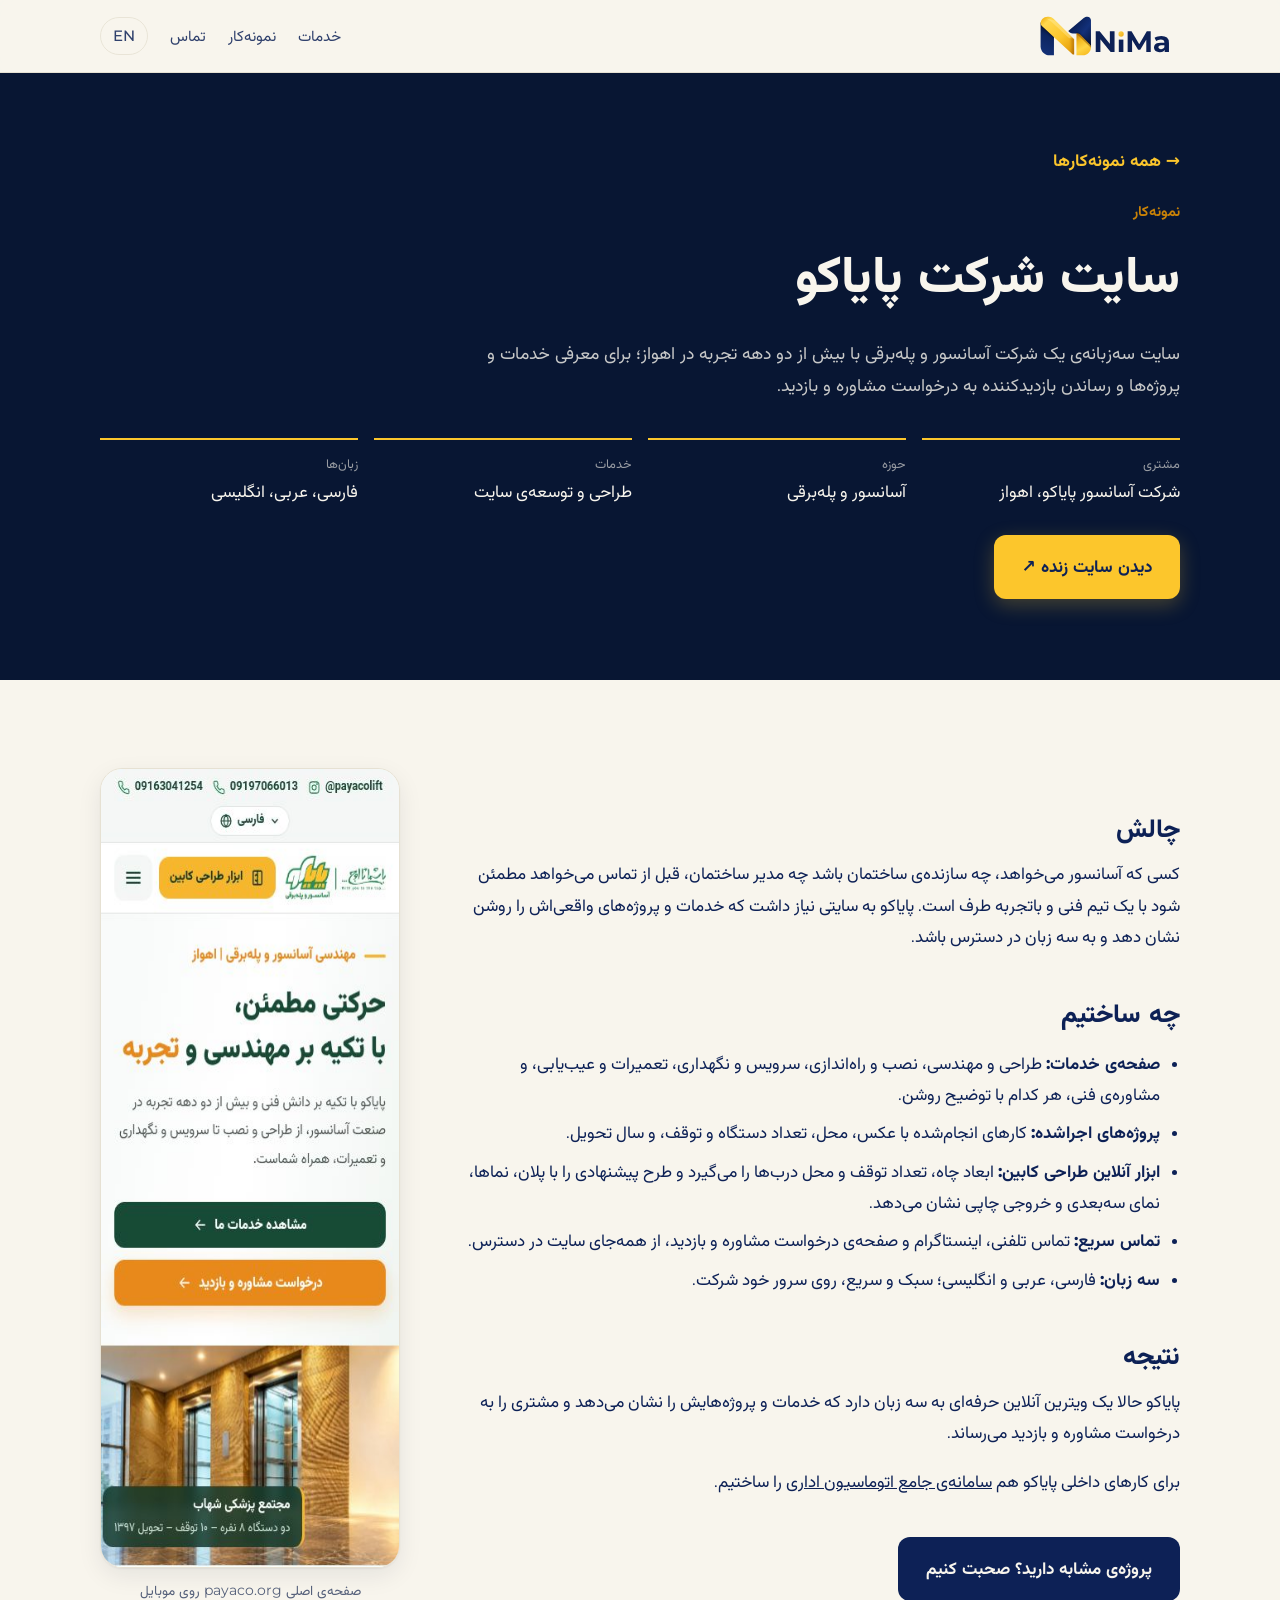
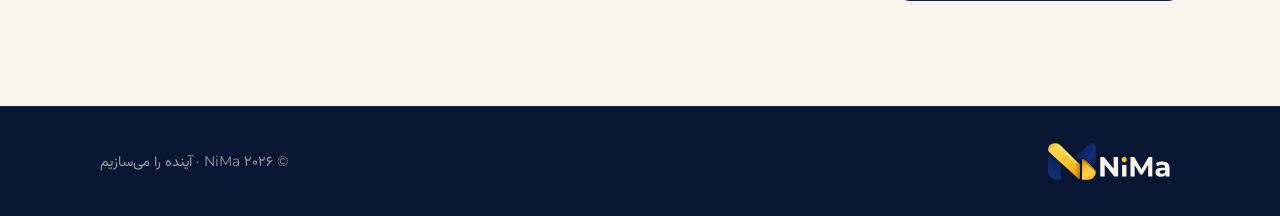
<file: work/payaco-site/index.html>
<!doctype html>
<html lang="fa" dir="rtl">
<head>
<meta charset="utf-8">
<meta name="viewport" content="width=device-width,initial-scale=1">
<title>سایت شرکت پایاکو | نمونه‌کار NiMa</title>
<meta name="description" content="سایت سه‌زبانه‌ی شرکت آسانسور پایاکو در اهواز: معرفی خدمات، پروژه‌های اجراشده و ابزار آنلاین طراحی کابین.">
<meta name="theme-color" content="#081633">
<link rel="canonical" href="https://nima-ai.ir/work/payaco-site/">
<link rel="alternate" hreflang="fa" href="https://nima-ai.ir/work/payaco-site/">
<link rel="alternate" hreflang="en" href="https://nima-ai.ir/en/work/payaco-site/">
<meta property="og:url" content="https://nima-ai.ir/work/payaco-site/">
<meta property="og:image" content="https://nima-ai.ir/assets/img/icon-512.jpg">
<link rel="icon" type="image/png" href="../../assets/img/favicon.png">
<link rel="apple-touch-icon" href="../../assets/img/apple-touch-icon.png">
<link rel="stylesheet" href="../../assets/style.css">
</head>
<body>
<a class="skip" href="#main">رفتن به محتوا</a>

<header class="site-header">
  <div class="wrap">
    <a class="brand" href="../../" aria-label="NiMa، صفحه اصلی"><img src="../../assets/img/NiMa-Logo-Primary.svg" alt="NiMa" width="148" height="56"></a>
    <nav class="nav" aria-label="منوی اصلی">
      <a class="hide-sm" href="../../#services">خدمات</a>
      <a class="hide-sm" href="../../#work">نمونه‌کار</a>
      <a href="../../#contact">تماس</a>
      <a class="lang" href="../../en/work/payaco-site/" hreflang="en" lang="en">EN</a>
    </nav>
  </div>
</header>

<main id="main">
  <section class="case-hero">
    <div class="wrap">
      <a class="back" href="../../#work">→ همه نمونه‌کارها</a>
      <span class="eyebrow" style="display:block">نمونه‌کار</span>
      <h1>سایت شرکت پایاکو</h1>
      <p class="lead">سایت سه‌زبانه‌ی یک شرکت آسانسور و پله‌برقی با بیش از دو دهه تجربه در اهواز؛ برای معرفی خدمات و پروژه‌ها و رساندن بازدیدکننده به درخواست مشاوره و بازدید.</p>
      <div class="facts">
        <div><b>مشتری</b>شرکت آسانسور پایاکو، اهواز</div>
        <div><b>حوزه</b>آسانسور و پله‌برقی</div>
        <div><b>خدمات</b>طراحی و توسعه‌ی سایت</div>
        <div><b>زبان‌ها</b>فارسی، عربی، انگلیسی</div>
      </div>
      <p style="margin-top:28px"><a class="btn btn-gold" href="https://payaco.org/" target="_blank" rel="noopener">دیدن سایت زنده ↗</a></p>
    </div>
  </section>

  <section>
    <div class="wrap case-grid">
      <div class="prose">
        <!-- TODO(Nima): اگر عدد واقعی داری (مثلاً تعداد درخواست مشاوره در ماه) اضافه کن. عدد ساختگی نگذار. -->
        <h2>چالش</h2>
        <p>کسی که آسانسور می‌خواهد، چه سازنده‌ی ساختمان باشد چه مدیر ساختمان، قبل از تماس می‌خواهد مطمئن شود با یک تیم فنی و باتجربه طرف است. پایاکو به سایتی نیاز داشت که خدمات و پروژه‌های واقعی‌اش را روشن نشان دهد و به سه زبان در دسترس باشد.</p>

        <h2>چه ساختیم</h2>
        <ul>
          <li><strong>صفحه‌ی خدمات:</strong> طراحی و مهندسی، نصب و راه‌اندازی، سرویس و نگهداری، تعمیرات و عیب‌یابی، و مشاوره‌ی فنی، هر کدام با توضیح روشن.</li>
          <li><strong>پروژه‌های اجراشده:</strong> کارهای انجام‌شده با عکس، محل، تعداد دستگاه و توقف، و سال تحویل.</li>
          <li><strong>ابزار آنلاین طراحی کابین:</strong> ابعاد چاه، تعداد توقف و محل درب‌ها را می‌گیرد و طرح پیشنهادی را با پلان، نماها، نمای سه‌بعدی و خروجی چاپی نشان می‌دهد.</li>
          <li><strong>تماس سریع:</strong> تماس تلفنی، اینستاگرام و صفحه‌ی درخواست مشاوره و بازدید، از همه‌جای سایت در دسترس.</li>
          <li><strong>سه زبان:</strong> فارسی، عربی و انگلیسی؛ سبک و سریع، روی سرور خود شرکت.</li>
        </ul>

        <h2>نتیجه</h2>
        <p>پایاکو حالا یک ویترین آنلاین حرفه‌ای به سه زبان دارد که خدمات و پروژه‌هایش را نشان می‌دهد و مشتری را به درخواست مشاوره و بازدید می‌رساند.</p>
        <p>برای کارهای داخلی پایاکو هم <a href="../payaco/">سامانه‌ی جامع اتوماسیون اداری</a> را ساختیم.</p>

        <p style="margin-top:2.5rem"><a class="btn btn-navy" href="../../#contact">پروژه‌ی مشابه دارید؟ صحبت کنیم</a></p>
      </div>
      <figure>
        <img src="../../assets/img/payaco-site-mobile.jpg" alt="صفحه اصلی سایت شرکت پایاکو روی موبایل" width="360" height="800" loading="lazy">
        <figcaption>صفحه‌ی اصلی payaco.org روی موبایل</figcaption>
      </figure>
    </div>
  </section>
</main>

<footer class="site-footer">
  <div class="wrap">
    <img src="../../assets/img/NiMa-Logo-Reversed.svg" alt="NiMa" width="140" height="53">
    <span>© ۲۰۲۶ NiMa · آینده را می‌سازیم</span>
  </div>
</footer>
</body>
</html>
</file>
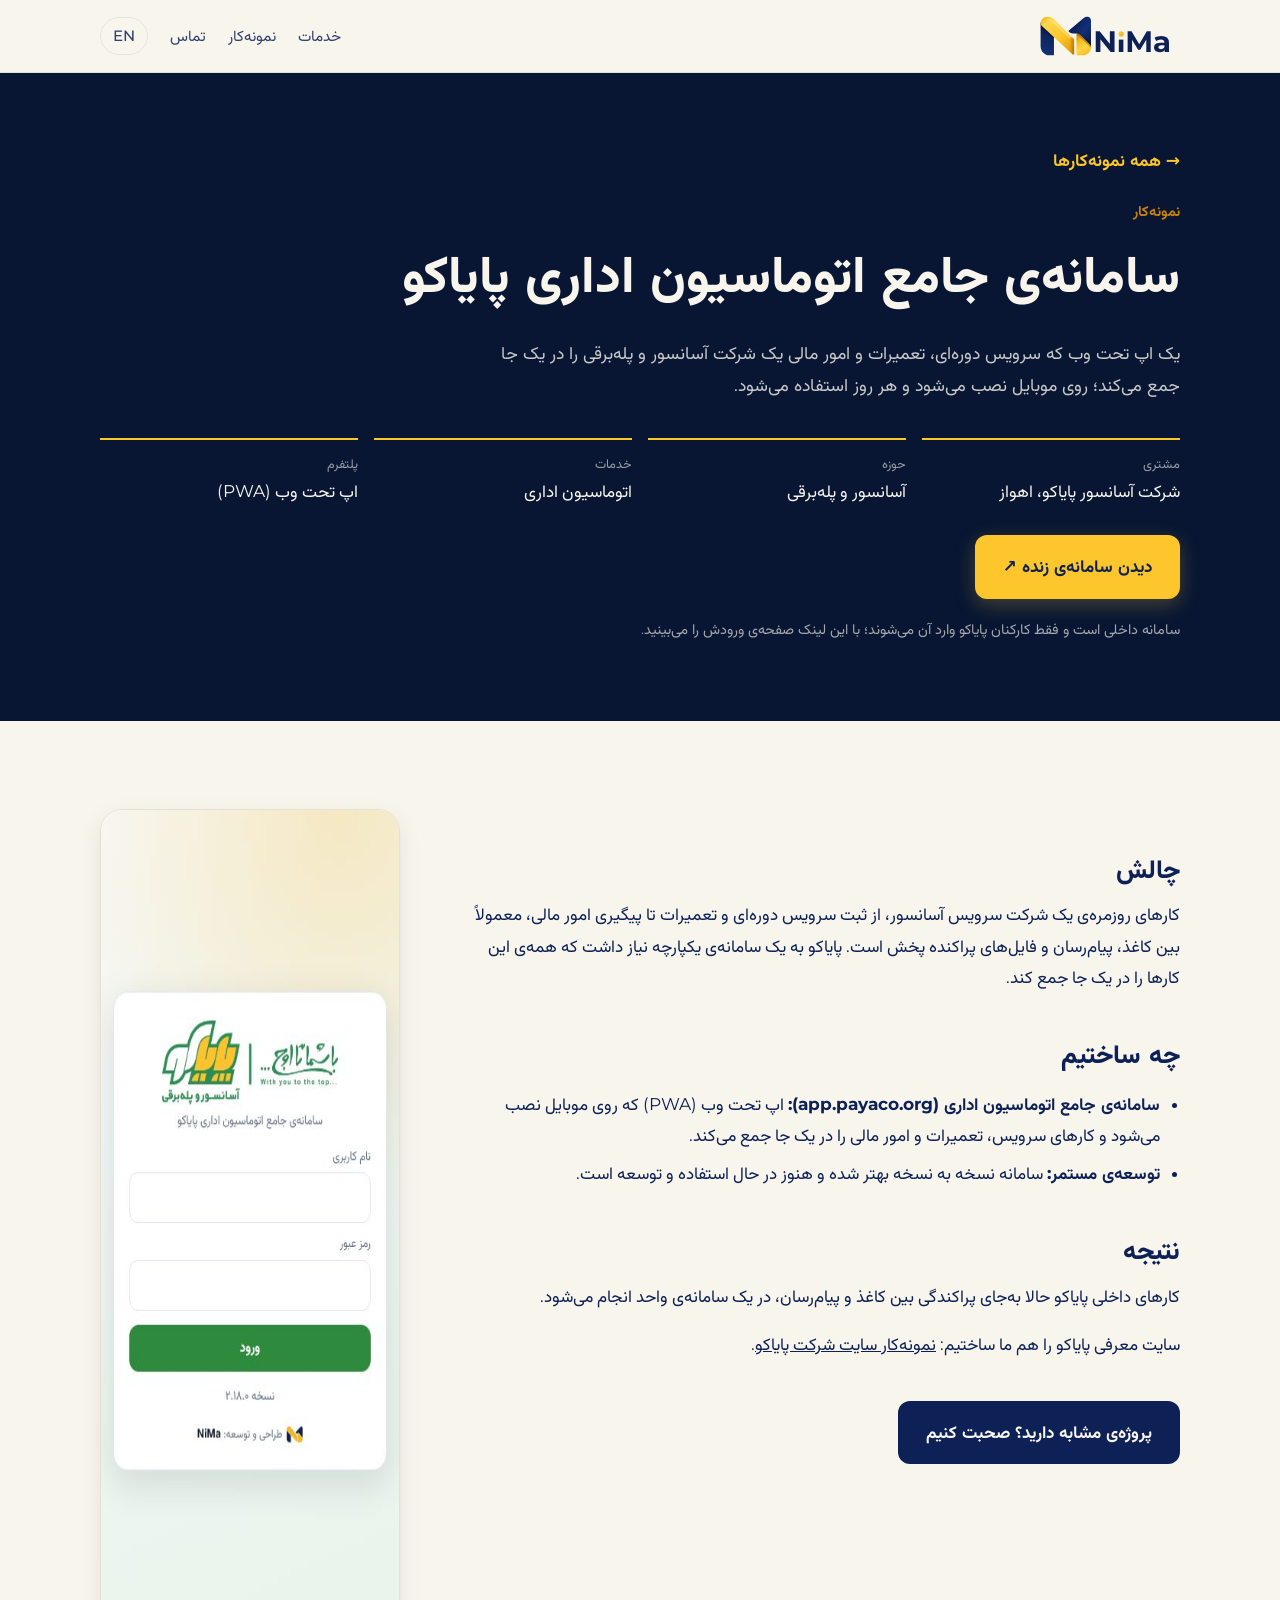
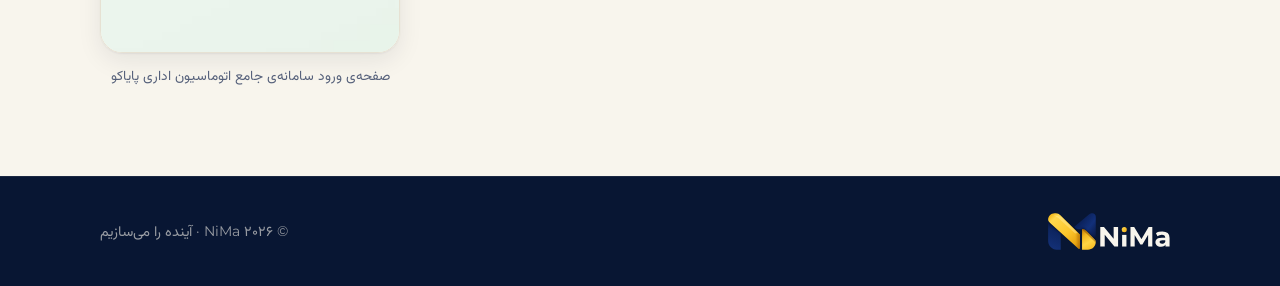
<file: work/payaco/index.html>
<!doctype html>
<html lang="fa" dir="rtl">
<head>
<meta charset="utf-8">
<meta name="viewport" content="width=device-width,initial-scale=1">
<title>سامانه‌ی جامع اتوماسیون اداری پایاکو | نمونه‌کار NiMa</title>
<meta name="description" content="سامانه‌ی جامع اتوماسیون اداری پایاکو: اپ تحت وب برای سرویس، تعمیرات و امور مالی یک شرکت آسانسور و پله‌برقی در اهواز.">
<meta name="theme-color" content="#081633">
<link rel="canonical" href="https://nima-ai.ir/work/payaco/">
<link rel="alternate" hreflang="fa" href="https://nima-ai.ir/work/payaco/">
<link rel="alternate" hreflang="en" href="https://nima-ai.ir/en/work/payaco/">
<meta property="og:url" content="https://nima-ai.ir/work/payaco/">
<meta property="og:image" content="https://nima-ai.ir/assets/img/icon-512.jpg">
<link rel="icon" type="image/png" href="../../assets/img/favicon.png">
<link rel="apple-touch-icon" href="../../assets/img/apple-touch-icon.png">
<link rel="stylesheet" href="../../assets/style.css">
</head>
<body>
<a class="skip" href="#main">رفتن به محتوا</a>

<header class="site-header">
  <div class="wrap">
    <a class="brand" href="../../" aria-label="NiMa، صفحه اصلی"><img src="../../assets/img/NiMa-Logo-Primary.svg" alt="NiMa" width="148" height="56"></a>
    <nav class="nav" aria-label="منوی اصلی">
      <a class="hide-sm" href="../../#services">خدمات</a>
      <a class="hide-sm" href="../../#work">نمونه‌کار</a>
      <a href="../../#contact">تماس</a>
      <a class="lang" href="../../en/work/payaco/" hreflang="en" lang="en">EN</a>
    </nav>
  </div>
</header>

<main id="main">
  <section class="case-hero">
    <div class="wrap">
      <a class="back" href="../../#work">→ همه نمونه‌کارها</a>
      <span class="eyebrow" style="display:block">نمونه‌کار</span>
      <h1>سامانه‌ی جامع اتوماسیون اداری پایاکو</h1>
      <p class="lead">یک اپ تحت وب که سرویس دوره‌ای، تعمیرات و امور مالی یک شرکت آسانسور و پله‌برقی را در یک جا جمع می‌کند؛ روی موبایل نصب می‌شود و هر روز استفاده می‌شود.</p>
      <div class="facts">
        <div><b>مشتری</b>شرکت آسانسور پایاکو، اهواز</div>
        <div><b>حوزه</b>آسانسور و پله‌برقی</div>
        <div><b>خدمات</b>اتوماسیون اداری</div>
        <div><b>پلتفرم</b>اپ تحت وب (PWA)</div>
      </div>
      <p style="margin-top:28px"><a class="btn btn-gold" href="https://app.payaco.org/" target="_blank" rel="noopener">دیدن سامانه‌ی زنده ↗</a></p>
      <p class="note">سامانه داخلی است و فقط کارکنان پایاکو وارد آن می‌شوند؛ با این لینک صفحه‌ی ورودش را می‌بینید.</p>
    </div>
  </section>

  <section>
    <div class="wrap case-grid">
      <div class="prose">
        <!-- TODO(Nima): اگر عدد واقعی داری (مثلاً چند ساعت در هفته صرفه‌جویی، تعداد کاربر، تعداد سرویس ثبت‌شده) اینجا اضافه کن. عدد ساختگی نگذار. -->
        <h2>چالش</h2>
        <p>کارهای روزمره‌ی یک شرکت سرویس آسانسور، از ثبت سرویس دوره‌ای و تعمیرات تا پیگیری امور مالی، معمولاً بین کاغذ، پیام‌رسان و فایل‌های پراکنده پخش است. پایاکو به یک سامانه‌ی یکپارچه نیاز داشت که همه‌ی این کارها را در یک جا جمع کند.</p>

        <h2>چه ساختیم</h2>
        <ul>
          <li><strong>سامانه‌ی جامع اتوماسیون اداری (app.payaco.org):</strong> اپ تحت وب (PWA) که روی موبایل نصب می‌شود و کارهای سرویس، تعمیرات و امور مالی را در یک جا جمع می‌کند.</li>
          <li><strong>توسعه‌ی مستمر:</strong> سامانه نسخه به نسخه بهتر شده و هنوز در حال استفاده و توسعه است.</li>
        </ul>

        <h2>نتیجه</h2>
        <p>کارهای داخلی پایاکو حالا به‌جای پراکندگی بین کاغذ و پیام‌رسان، در یک سامانه‌ی واحد انجام می‌شود.</p>
        <p>سایت معرفی پایاکو را هم ما ساختیم: <a href="../payaco-site/">نمونه‌کار سایت شرکت پایاکو</a>.</p>

        <p style="margin-top:2.5rem"><a class="btn btn-navy" href="../../#contact">پروژه‌ی مشابه دارید؟ صحبت کنیم</a></p>
      </div>
      <figure>
        <img src="../../assets/img/payaco-app-login.jpg" alt="صفحه ورود سامانه‌ی جامع اتوماسیون اداری پایاکو" width="390" height="844" loading="lazy">
        <figcaption>صفحه‌ی ورود سامانه‌ی جامع اتوماسیون اداری پایاکو</figcaption>
      </figure>
    </div>
  </section>
</main>

<footer class="site-footer">
  <div class="wrap">
    <img src="../../assets/img/NiMa-Logo-Reversed.svg" alt="NiMa" width="140" height="53">
    <span>© ۲۰۲۶ NiMa · آینده را می‌سازیم</span>
  </div>
</footer>
</body>
</html>
</file>
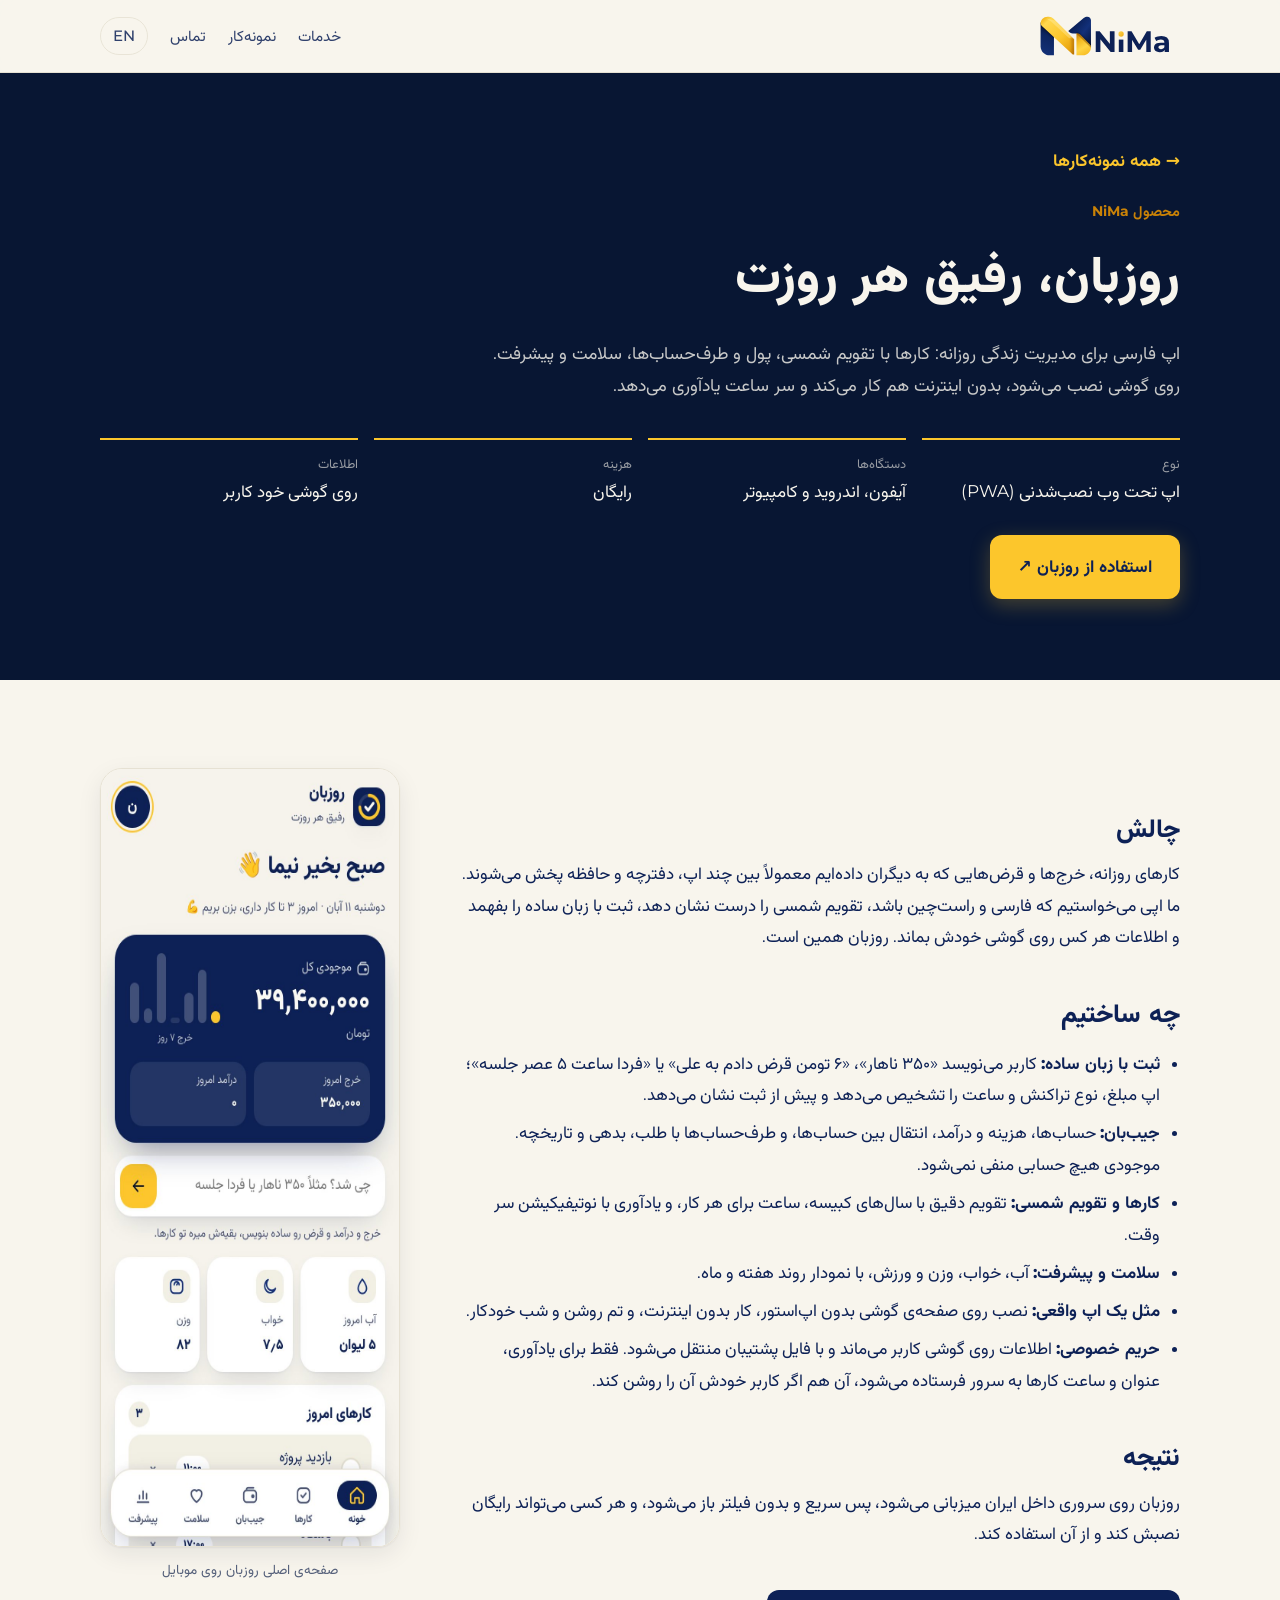
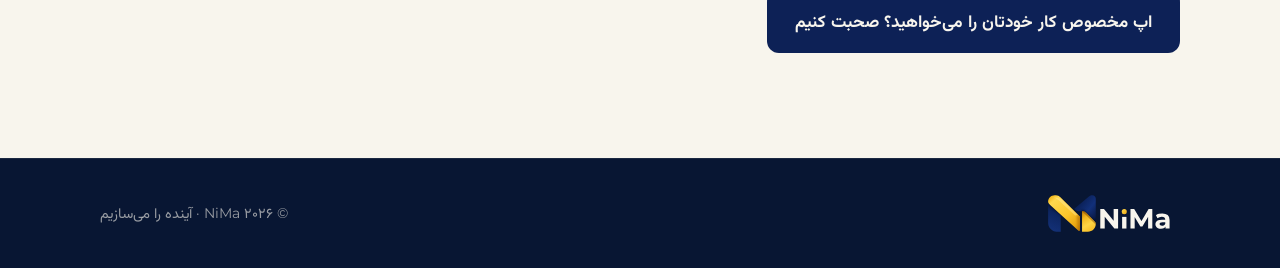
<file: work/rouzban/index.html>
<!doctype html>
<html lang="fa" dir="rtl">
<head>
<meta charset="utf-8">
<meta name="viewport" content="width=device-width,initial-scale=1">
<title>روزبان، رفیق هر روزت | محصول NiMa</title>
<meta name="description" content="روزبان، اپ فارسی و رایگان NiMa برای مدیریت کارها، پول، طرف‌حساب‌ها و سلامت؛ نصب روی گوشی بدون اپ‌استور، با تقویم شمسی و یادآوری سر ساعت.">
<meta name="theme-color" content="#081633">
<link rel="canonical" href="https://nima-ai.ir/work/rouzban/">
<link rel="alternate" hreflang="fa" href="https://nima-ai.ir/work/rouzban/">
<link rel="alternate" hreflang="en" href="https://nima-ai.ir/en/work/rouzban/">
<meta property="og:url" content="https://nima-ai.ir/work/rouzban/">
<meta property="og:image" content="https://nima-ai.ir/assets/img/icon-512.jpg">
<link rel="icon" type="image/png" href="../../assets/img/favicon.png">
<link rel="apple-touch-icon" href="../../assets/img/apple-touch-icon.png">
<link rel="stylesheet" href="../../assets/style.css">
</head>
<body>
<a class="skip" href="#main">رفتن به محتوا</a>

<header class="site-header">
  <div class="wrap">
    <a class="brand" href="../../" aria-label="NiMa، صفحه اصلی"><img src="../../assets/img/NiMa-Logo-Primary.svg" alt="NiMa" width="148" height="56"></a>
    <nav class="nav" aria-label="منوی اصلی">
      <a class="hide-sm" href="../../#services">خدمات</a>
      <a class="hide-sm" href="../../#work">نمونه‌کار</a>
      <a href="../../#contact">تماس</a>
      <a class="lang" href="../../en/work/rouzban/" hreflang="en" lang="en">EN</a>
    </nav>
  </div>
</header>

<main id="main">
  <section class="case-hero">
    <div class="wrap">
      <a class="back" href="../../#work">→ همه نمونه‌کارها</a>
      <span class="eyebrow" style="display:block">محصول <span style="text-transform:none">NiMa</span></span>
      <h1>روزبان، رفیق هر روزت</h1>
      <p class="lead">اپ فارسی برای مدیریت زندگی روزانه: کارها با تقویم شمسی، پول و طرف‌حساب‌ها، سلامت و پیشرفت. روی گوشی نصب می‌شود، بدون اینترنت هم کار می‌کند و سر ساعت یادآوری می‌دهد.</p>
      <div class="facts">
        <div><b>نوع</b>اپ تحت وب نصب‌شدنی (PWA)</div>
        <div><b>دستگاه‌ها</b>آیفون، اندروید و کامپیوتر</div>
        <div><b>هزینه</b>رایگان</div>
        <div><b>اطلاعات</b>روی گوشی خود کاربر</div>
      </div>
      <p style="margin-top:28px"><a class="btn btn-gold" href="https://rouzban.nima-ai.ir/" target="_blank" rel="noopener">استفاده از روزبان ↗</a></p>
    </div>
  </section>

  <section>
    <div class="wrap case-grid">
      <div class="prose">
        <h2>چالش</h2>
        <p>کارهای روزانه، خرج‌ها و قرض‌هایی که به دیگران داده‌ایم معمولاً بین چند اپ، دفترچه و حافظه پخش می‌شوند. ما اپی می‌خواستیم که فارسی و راست‌چین باشد، تقویم شمسی را درست نشان دهد، ثبت با زبان ساده را بفهمد و اطلاعات هر کس روی گوشی خودش بماند. روزبان همین است.</p>

        <h2>چه ساختیم</h2>
        <ul>
          <li><strong>ثبت با زبان ساده:</strong> کاربر می‌نویسد «۳۵۰ ناهار»، «۶ تومن قرض دادم به علی» یا «فردا ساعت ۵ عصر جلسه»؛ اپ مبلغ، نوع تراکنش و ساعت را تشخیص می‌دهد و پیش از ثبت نشان می‌دهد.</li>
          <li><strong>جیب‌بان:</strong> حساب‌ها، هزینه و درآمد، انتقال بین حساب‌ها، و طرف‌حساب‌ها با طلب، بدهی و تاریخچه. موجودی هیچ حسابی منفی نمی‌شود.</li>
          <li><strong>کارها و تقویم شمسی:</strong> تقویم دقیق با سال‌های کبیسه، ساعت برای هر کار، و یادآوری با نوتیفیکیشن سر وقت.</li>
          <li><strong>سلامت و پیشرفت:</strong> آب، خواب، وزن و ورزش، با نمودار روند هفته و ماه.</li>
          <li><strong>مثل یک اپ واقعی:</strong> نصب روی صفحه‌ی گوشی بدون اپ‌استور، کار بدون اینترنت، و تم روشن و شب خودکار.</li>
          <li><strong>حریم خصوصی:</strong> اطلاعات روی گوشی کاربر می‌ماند و با فایل پشتیبان منتقل می‌شود. فقط برای یادآوری، عنوان و ساعت کارها به سرور فرستاده می‌شود، آن هم اگر کاربر خودش آن را روشن کند.</li>
        </ul>

        <h2>نتیجه</h2>
        <p>روزبان روی سروری داخل ایران میزبانی می‌شود، پس سریع و بدون فیلتر باز می‌شود، و هر کسی می‌تواند رایگان نصبش کند و از آن استفاده کند.</p>

        <p style="margin-top:2.5rem"><a class="btn btn-navy" href="../../#contact">اپ مخصوص کار خودتان را می‌خواهید؟ صحبت کنیم</a></p>
      </div>
      <figure>
        <img src="../../assets/img/rouzban-mobile.jpg" alt="صفحه‌ی اصلی اپ روزبان روی موبایل" width="360" height="779" loading="lazy">
        <figcaption>صفحه‌ی اصلی روزبان روی موبایل</figcaption>
      </figure>
    </div>
  </section>
</main>

<footer class="site-footer">
  <div class="wrap">
    <img src="../../assets/img/NiMa-Logo-Reversed.svg" alt="NiMa" width="140" height="53">
    <span>© ۲۰۲۶ NiMa · آینده را می‌سازیم</span>
  </div>
</footer>
</body>
</html>
</file>
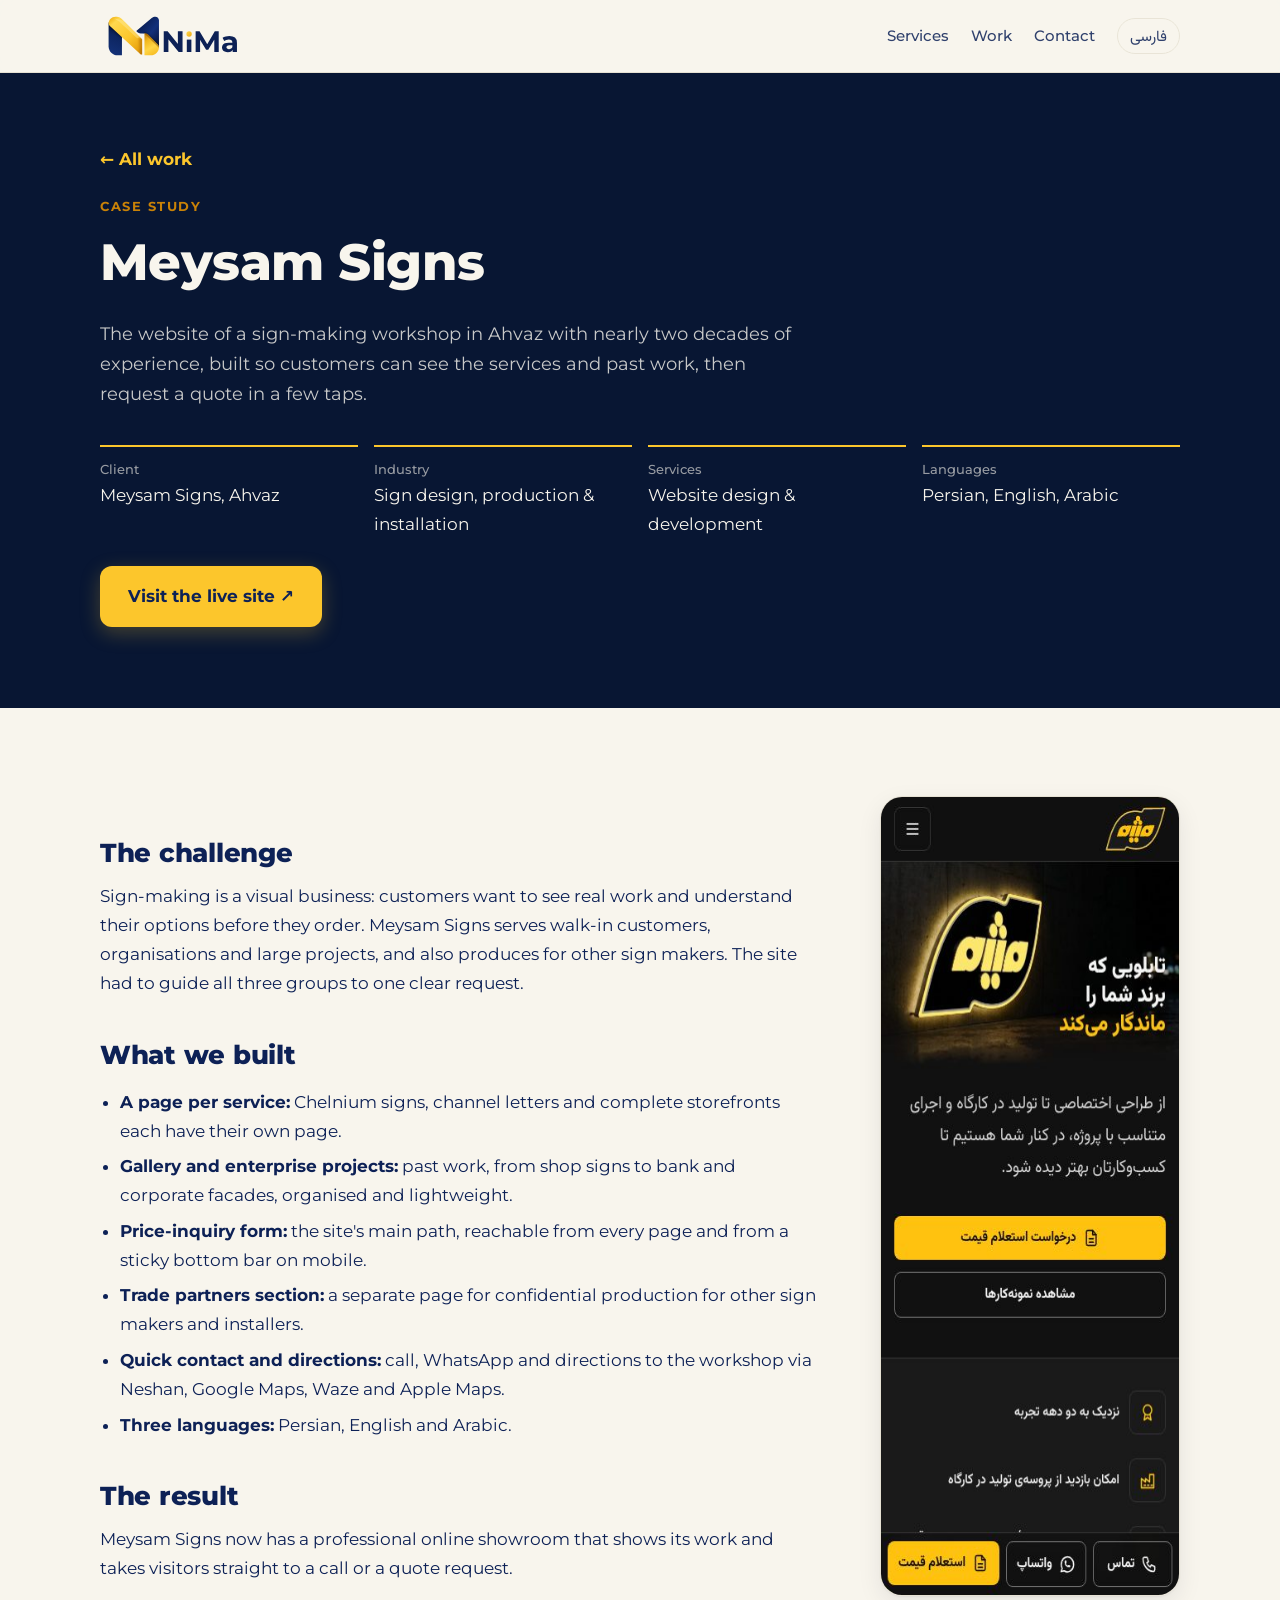
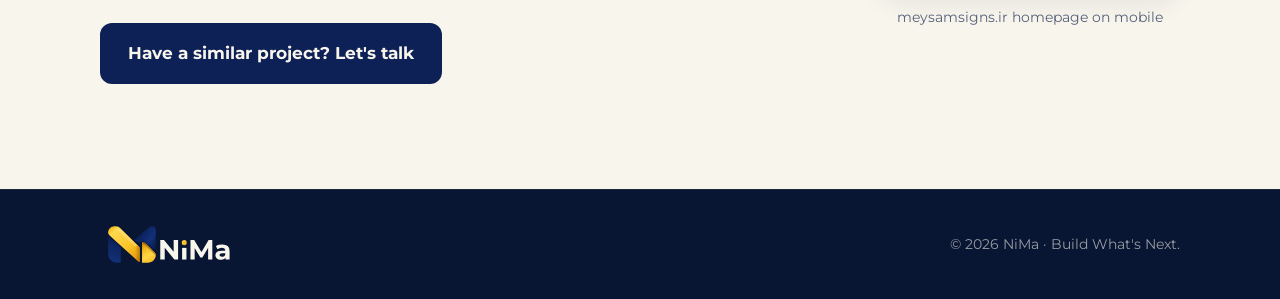
<file: en/work/meysam/index.html>
<!doctype html>
<html lang="en" dir="ltr">
<head>
<meta charset="utf-8">
<meta name="viewport" content="width=device-width,initial-scale=1">
<title>Meysam Signs | NiMa case study</title>
<meta name="description" content="A trilingual website for Meysam Signs in Ahvaz: services, project gallery, enterprise projects and a price-inquiry form.">
<meta name="theme-color" content="#081633">
<link rel="canonical" href="https://nima-ai.ir/en/work/meysam/">
<link rel="alternate" hreflang="en" href="https://nima-ai.ir/en/work/meysam/">
<link rel="alternate" hreflang="fa" href="https://nima-ai.ir/work/meysam/">
<meta property="og:url" content="https://nima-ai.ir/en/work/meysam/">
<meta property="og:image" content="https://nima-ai.ir/assets/img/icon-512.jpg">
<link rel="icon" type="image/png" href="../../../assets/img/favicon.png">
<link rel="apple-touch-icon" href="../../../assets/img/apple-touch-icon.png">
<link rel="stylesheet" href="../../../assets/style.css">
</head>
<body>
<a class="skip" href="#main">Skip to content</a>

<header class="site-header">
  <div class="wrap">
    <a class="brand" href="../../" aria-label="NiMa home"><img src="../../../assets/img/NiMa-Logo-Primary.svg" alt="NiMa" width="148" height="56"></a>
    <nav class="nav" aria-label="Main">
      <a class="hide-sm" href="../../#services">Services</a>
      <a class="hide-sm" href="../../#work">Work</a>
      <a href="../../#contact">Contact</a>
      <a class="lang" href="../../../work/meysam/" hreflang="fa" lang="fa">فارسی</a>
    </nav>
  </div>
</header>

<main id="main">
  <section class="case-hero">
    <div class="wrap">
      <a class="back" href="../../#work">← All work</a>
      <span class="eyebrow" style="display:block">Case study</span>
      <h1>Meysam Signs</h1>
      <p class="lead">The website of a sign-making workshop in Ahvaz with nearly two decades of experience, built so customers can see the services and past work, then request a quote in a few taps.</p>
      <div class="facts">
        <div><b>Client</b>Meysam Signs, Ahvaz</div>
        <div><b>Industry</b>Sign design, production &amp; installation</div>
        <div><b>Services</b>Website design &amp; development</div>
        <div><b>Languages</b>Persian, English, Arabic</div>
      </div>
      <p style="margin-top:28px"><a class="btn btn-gold" href="https://meysamsigns.ir/en" target="_blank" rel="noopener">Visit the live site ↗</a></p>
    </div>
  </section>

  <section>
    <div class="wrap case-grid">
      <div class="prose">
        <!-- TODO(Nima): add real numbers if you have them (e.g. quote requests per month). No made-up figures. -->
        <h2>The challenge</h2>
        <p>Sign-making is a visual business: customers want to see real work and understand their options before they order. Meysam Signs serves walk-in customers, organisations and large projects, and also produces for other sign makers. The site had to guide all three groups to one clear request.</p>

        <h2>What we built</h2>
        <ul>
          <li><strong>A page per service:</strong> Chelnium signs, channel letters and complete storefronts each have their own page.</li>
          <li><strong>Gallery and enterprise projects:</strong> past work, from shop signs to bank and corporate facades, organised and lightweight.</li>
          <li><strong>Price-inquiry form:</strong> the site's main path, reachable from every page and from a sticky bottom bar on mobile.</li>
          <li><strong>Trade partners section:</strong> a separate page for confidential production for other sign makers and installers.</li>
          <li><strong>Quick contact and directions:</strong> call, WhatsApp and directions to the workshop via Neshan, Google Maps, Waze and Apple Maps.</li>
          <li><strong>Three languages:</strong> Persian, English and Arabic.</li>
        </ul>

        <h2>The result</h2>
        <p>Meysam Signs now has a professional online showroom that shows its work and takes visitors straight to a call or a quote request.</p>

        <p style="margin-top:2.5rem"><a class="btn btn-navy" href="../../#contact">Have a similar project? Let's talk</a></p>
      </div>
      <figure>
        <img src="../../../assets/img/meysam-mobile.jpg" alt="Meysam Signs homepage on mobile" width="360" height="800" loading="lazy">
        <figcaption>meysamsigns.ir homepage on mobile</figcaption>
      </figure>
    </div>
  </section>
</main>

<footer class="site-footer">
  <div class="wrap">
    <img src="../../../assets/img/NiMa-Logo-Reversed.svg" alt="NiMa" width="140" height="53">
    <span>© 2026 NiMa · Build What's Next.</span>
  </div>
</footer>
</body>
</html>
</file>
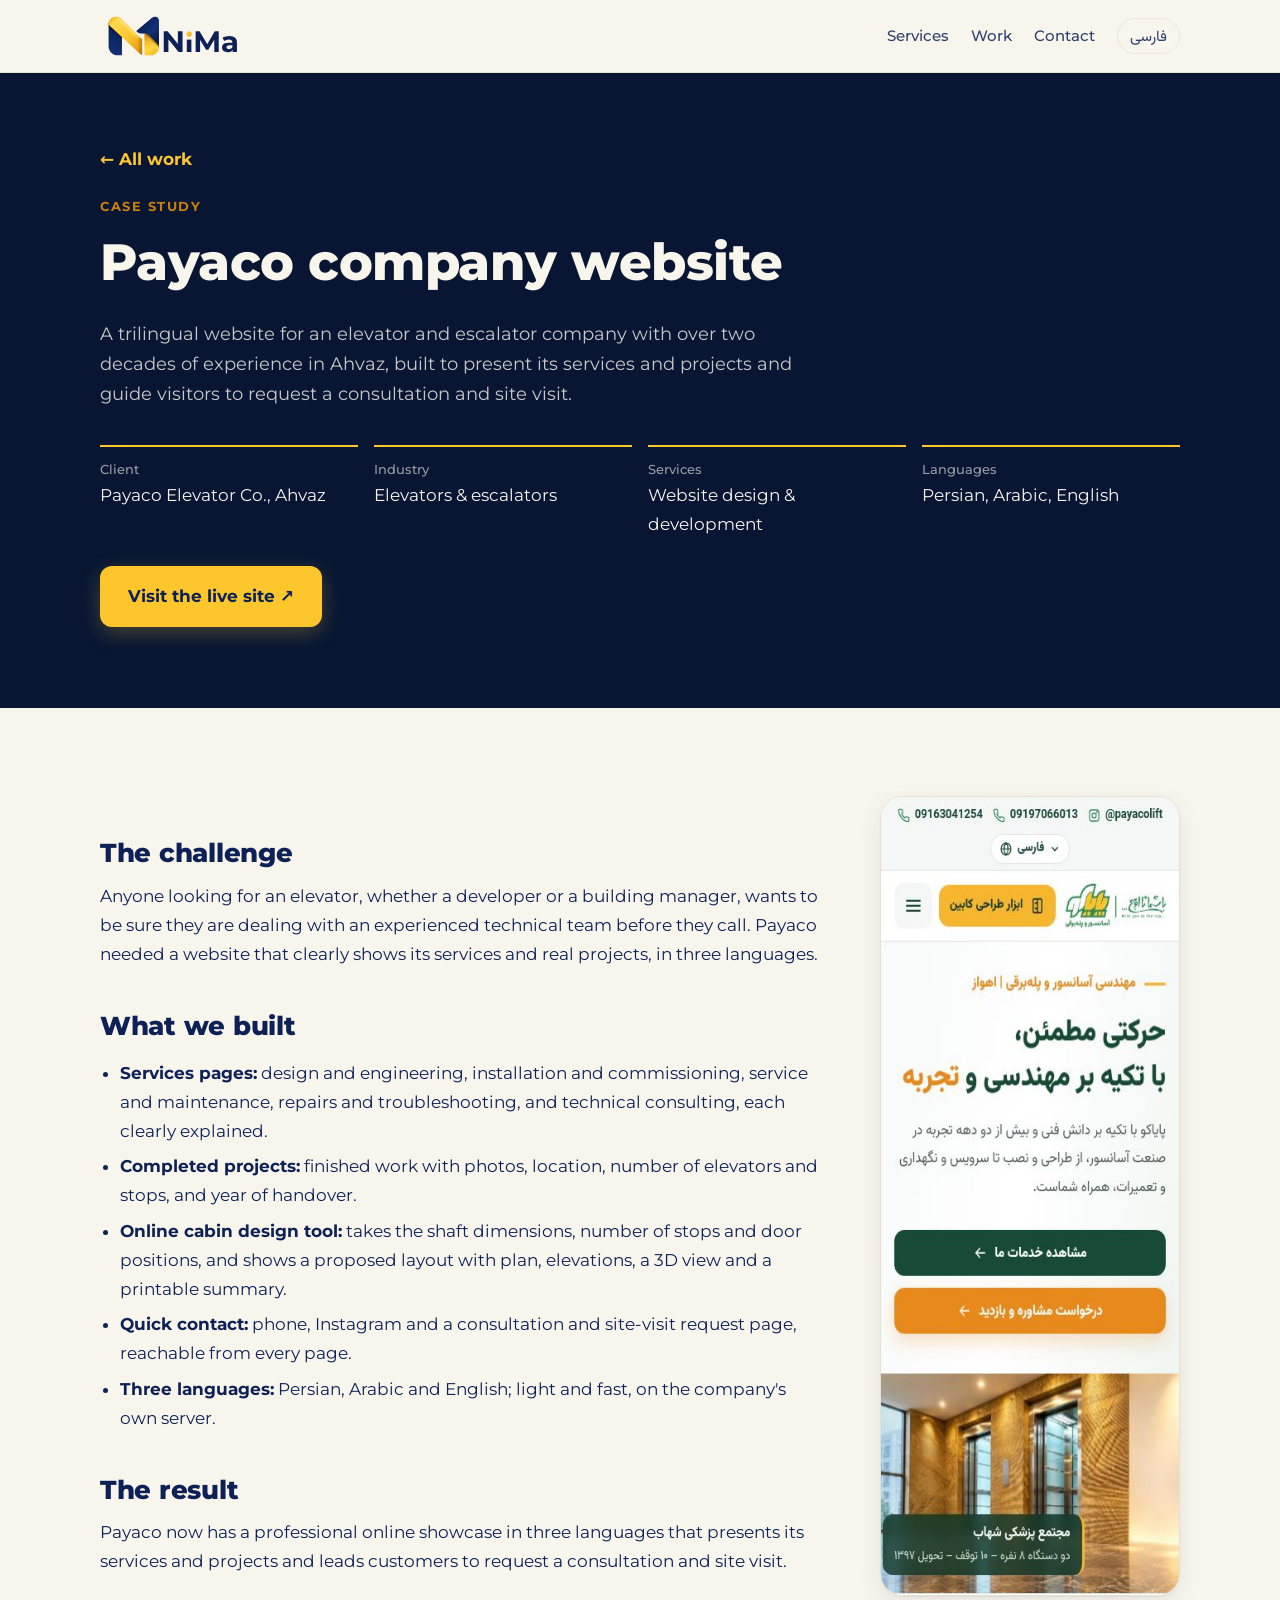
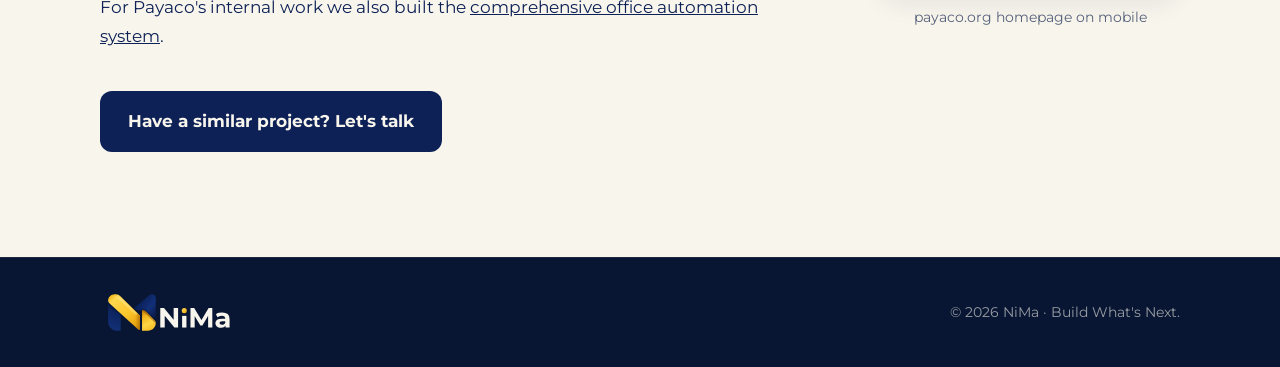
<file: en/work/payaco-site/index.html>
<!doctype html>
<html lang="en" dir="ltr">
<head>
<meta charset="utf-8">
<meta name="viewport" content="width=device-width,initial-scale=1">
<title>Payaco company website | NiMa case study</title>
<meta name="description" content="A trilingual website for Payaco, an elevator company in Ahvaz: services, completed projects and an online cabin design tool.">
<meta name="theme-color" content="#081633">
<link rel="canonical" href="https://nima-ai.ir/en/work/payaco-site/">
<link rel="alternate" hreflang="en" href="https://nima-ai.ir/en/work/payaco-site/">
<link rel="alternate" hreflang="fa" href="https://nima-ai.ir/work/payaco-site/">
<meta property="og:url" content="https://nima-ai.ir/en/work/payaco-site/">
<meta property="og:image" content="https://nima-ai.ir/assets/img/icon-512.jpg">
<link rel="icon" type="image/png" href="../../../assets/img/favicon.png">
<link rel="apple-touch-icon" href="../../../assets/img/apple-touch-icon.png">
<link rel="stylesheet" href="../../../assets/style.css">
</head>
<body>
<a class="skip" href="#main">Skip to content</a>

<header class="site-header">
  <div class="wrap">
    <a class="brand" href="../../" aria-label="NiMa home"><img src="../../../assets/img/NiMa-Logo-Primary.svg" alt="NiMa" width="148" height="56"></a>
    <nav class="nav" aria-label="Main">
      <a class="hide-sm" href="../../#services">Services</a>
      <a class="hide-sm" href="../../#work">Work</a>
      <a href="../../#contact">Contact</a>
      <a class="lang" href="../../../work/payaco-site/" hreflang="fa" lang="fa">فارسی</a>
    </nav>
  </div>
</header>

<main id="main">
  <section class="case-hero">
    <div class="wrap">
      <a class="back" href="../../#work">← All work</a>
      <span class="eyebrow" style="display:block">Case study</span>
      <h1>Payaco company website</h1>
      <p class="lead">A trilingual website for an elevator and escalator company with over two decades of experience in Ahvaz, built to present its services and projects and guide visitors to request a consultation and site visit.</p>
      <div class="facts">
        <div><b>Client</b>Payaco Elevator Co., Ahvaz</div>
        <div><b>Industry</b>Elevators &amp; escalators</div>
        <div><b>Services</b>Website design &amp; development</div>
        <div><b>Languages</b>Persian, Arabic, English</div>
      </div>
      <p style="margin-top:28px"><a class="btn btn-gold" href="https://payaco.org/en/index.html" target="_blank" rel="noopener">Visit the live site ↗</a></p>
    </div>
  </section>

  <section>
    <div class="wrap case-grid">
      <div class="prose">
        <!-- TODO(Nima): add real numbers if you have them (e.g. consultation requests per month). No made-up figures. -->
        <h2>The challenge</h2>
        <p>Anyone looking for an elevator, whether a developer or a building manager, wants to be sure they are dealing with an experienced technical team before they call. Payaco needed a website that clearly shows its services and real projects, in three languages.</p>

        <h2>What we built</h2>
        <ul>
          <li><strong>Services pages:</strong> design and engineering, installation and commissioning, service and maintenance, repairs and troubleshooting, and technical consulting, each clearly explained.</li>
          <li><strong>Completed projects:</strong> finished work with photos, location, number of elevators and stops, and year of handover.</li>
          <li><strong>Online cabin design tool:</strong> takes the shaft dimensions, number of stops and door positions, and shows a proposed layout with plan, elevations, a 3D view and a printable summary.</li>
          <li><strong>Quick contact:</strong> phone, Instagram and a consultation and site-visit request page, reachable from every page.</li>
          <li><strong>Three languages:</strong> Persian, Arabic and English; light and fast, on the company's own server.</li>
        </ul>

        <h2>The result</h2>
        <p>Payaco now has a professional online showcase in three languages that presents its services and projects and leads customers to request a consultation and site visit.</p>
        <p>For Payaco's internal work we also built the <a href="../payaco/">comprehensive office automation system</a>.</p>

        <p style="margin-top:2.5rem"><a class="btn btn-navy" href="../../#contact">Have a similar project? Let's talk</a></p>
      </div>
      <figure>
        <img src="../../../assets/img/payaco-site-mobile.jpg" alt="Payaco company website homepage on mobile" width="360" height="800" loading="lazy">
        <figcaption>payaco.org homepage on mobile</figcaption>
      </figure>
    </div>
  </section>
</main>

<footer class="site-footer">
  <div class="wrap">
    <img src="../../../assets/img/NiMa-Logo-Reversed.svg" alt="NiMa" width="140" height="53">
    <span>© 2026 NiMa · Build What's Next.</span>
  </div>
</footer>
</body>
</html>
</file>
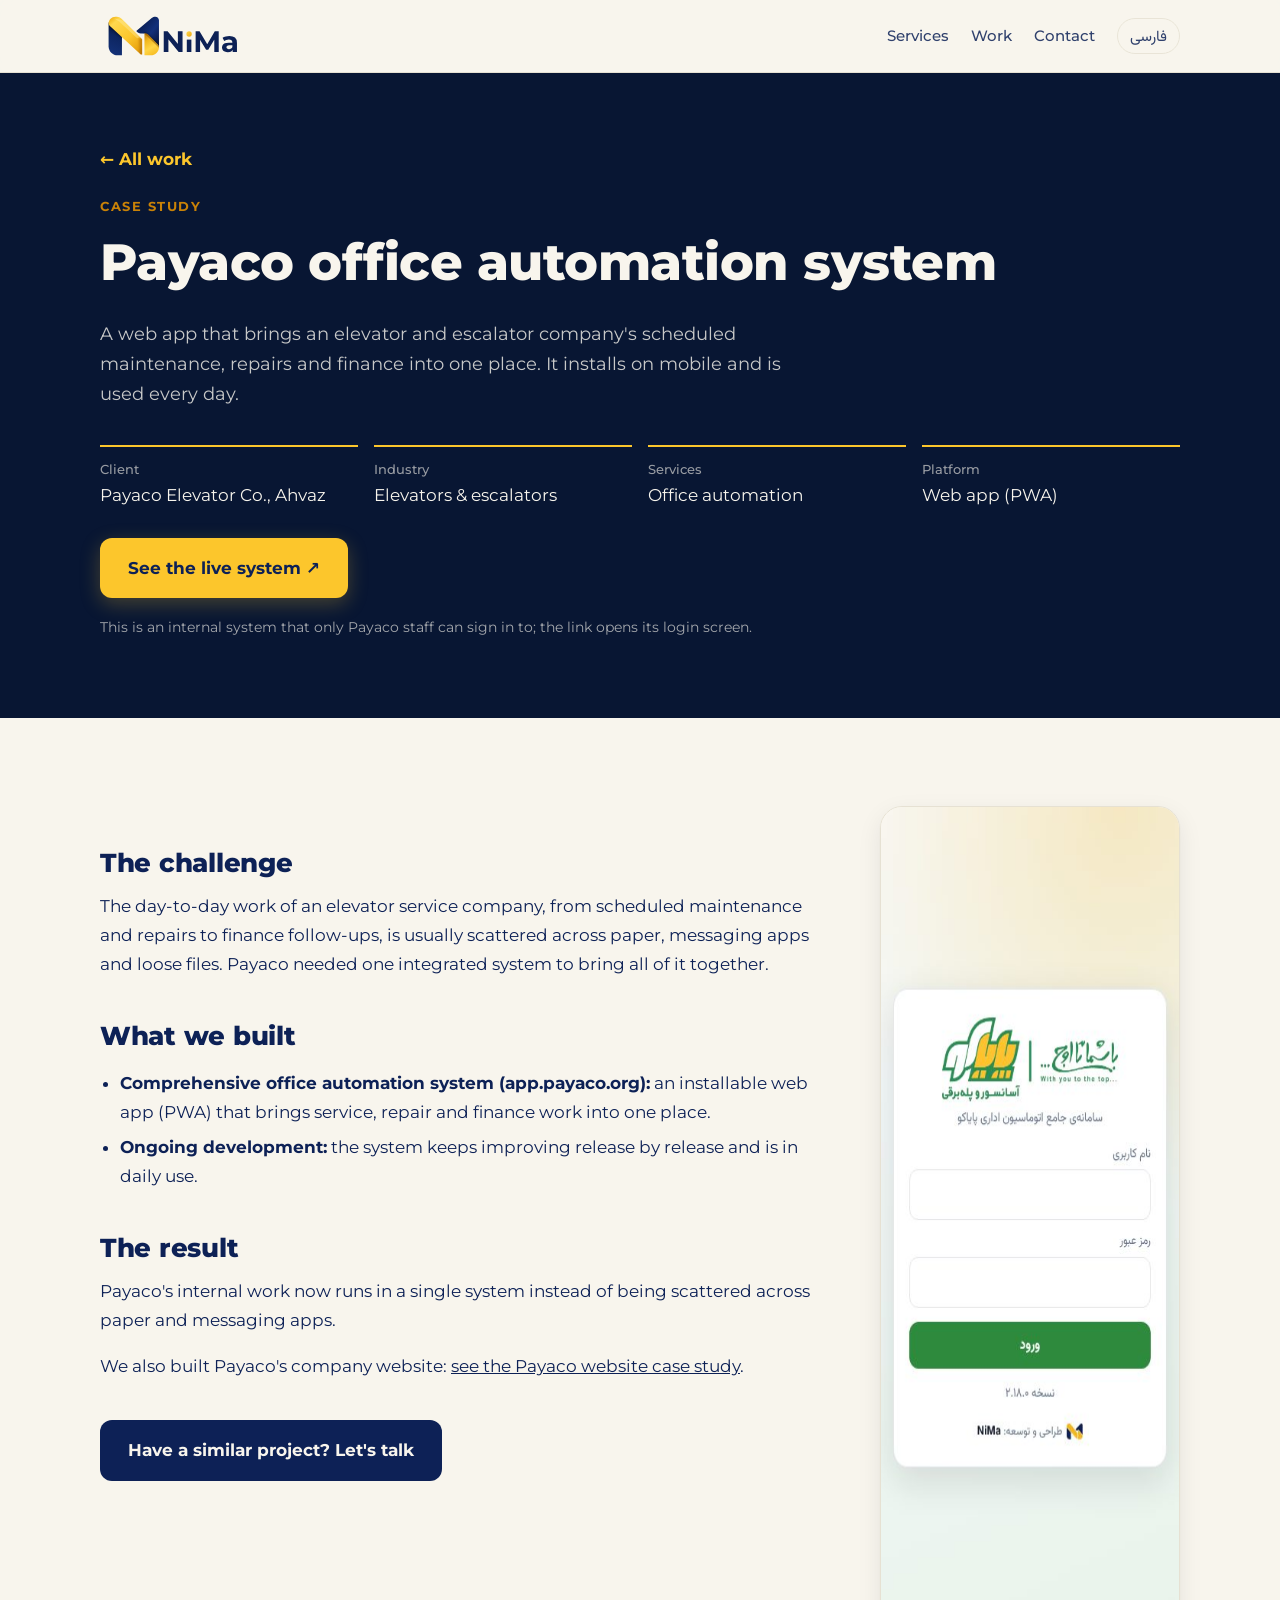
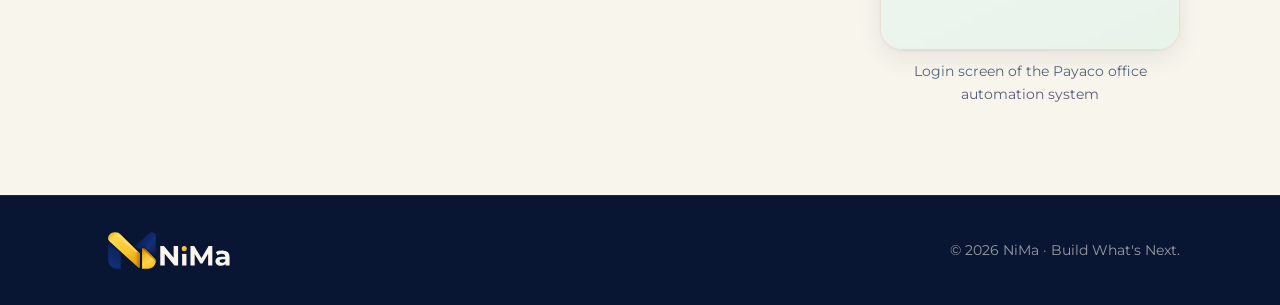
<file: en/work/payaco/index.html>
<!doctype html>
<html lang="en" dir="ltr">
<head>
<meta charset="utf-8">
<meta name="viewport" content="width=device-width,initial-scale=1">
<title>Payaco office automation system | NiMa case study</title>
<meta name="description" content="Payaco's comprehensive office automation system: a web app for service, repairs and finance at an elevator and escalator company in Ahvaz.">
<meta name="theme-color" content="#081633">
<link rel="canonical" href="https://nima-ai.ir/en/work/payaco/">
<link rel="alternate" hreflang="en" href="https://nima-ai.ir/en/work/payaco/">
<link rel="alternate" hreflang="fa" href="https://nima-ai.ir/work/payaco/">
<meta property="og:url" content="https://nima-ai.ir/en/work/payaco/">
<meta property="og:image" content="https://nima-ai.ir/assets/img/icon-512.jpg">
<link rel="icon" type="image/png" href="../../../assets/img/favicon.png">
<link rel="apple-touch-icon" href="../../../assets/img/apple-touch-icon.png">
<link rel="stylesheet" href="../../../assets/style.css">
</head>
<body>
<a class="skip" href="#main">Skip to content</a>

<header class="site-header">
  <div class="wrap">
    <a class="brand" href="../../" aria-label="NiMa home"><img src="../../../assets/img/NiMa-Logo-Primary.svg" alt="NiMa" width="148" height="56"></a>
    <nav class="nav" aria-label="Main">
      <a class="hide-sm" href="../../#services">Services</a>
      <a class="hide-sm" href="../../#work">Work</a>
      <a href="../../#contact">Contact</a>
      <a class="lang" href="../../../work/payaco/" hreflang="fa" lang="fa">فارسی</a>
    </nav>
  </div>
</header>

<main id="main">
  <section class="case-hero">
    <div class="wrap">
      <a class="back" href="../../#work">← All work</a>
      <span class="eyebrow" style="display:block">Case study</span>
      <h1>Payaco office automation system</h1>
      <p class="lead">A web app that brings an elevator and escalator company's scheduled maintenance, repairs and finance into one place. It installs on mobile and is used every day.</p>
      <div class="facts">
        <div><b>Client</b>Payaco Elevator Co., Ahvaz</div>
        <div><b>Industry</b>Elevators &amp; escalators</div>
        <div><b>Services</b>Office automation</div>
        <div><b>Platform</b>Web app (PWA)</div>
      </div>
      <p style="margin-top:28px"><a class="btn btn-gold" href="https://app.payaco.org/" target="_blank" rel="noopener">See the live system ↗</a></p>
      <p class="note">This is an internal system that only Payaco staff can sign in to; the link opens its login screen.</p>
    </div>
  </section>

  <section>
    <div class="wrap case-grid">
      <div class="prose">
        <!-- TODO(Nima): add real numbers if you have them (hours saved per week, users, jobs logged). No made-up figures. -->
        <h2>The challenge</h2>
        <p>The day-to-day work of an elevator service company, from scheduled maintenance and repairs to finance follow-ups, is usually scattered across paper, messaging apps and loose files. Payaco needed one integrated system to bring all of it together.</p>

        <h2>What we built</h2>
        <ul>
          <li><strong>Comprehensive office automation system (app.payaco.org):</strong> an installable web app (PWA) that brings service, repair and finance work into one place.</li>
          <li><strong>Ongoing development:</strong> the system keeps improving release by release and is in daily use.</li>
        </ul>

        <h2>The result</h2>
        <p>Payaco's internal work now runs in a single system instead of being scattered across paper and messaging apps.</p>
        <p>We also built Payaco's company website: <a href="../payaco-site/">see the Payaco website case study</a>.</p>

        <p style="margin-top:2.5rem"><a class="btn btn-navy" href="../../#contact">Have a similar project? Let's talk</a></p>
      </div>
      <figure>
        <img src="../../../assets/img/payaco-app-login.jpg" alt="Login screen of the Payaco office automation system" width="390" height="844" loading="lazy">
        <figcaption>Login screen of the Payaco office automation system</figcaption>
      </figure>
    </div>
  </section>
</main>

<footer class="site-footer">
  <div class="wrap">
    <img src="../../../assets/img/NiMa-Logo-Reversed.svg" alt="NiMa" width="140" height="53">
    <span>© 2026 NiMa · Build What's Next.</span>
  </div>
</footer>
</body>
</html>
</file>
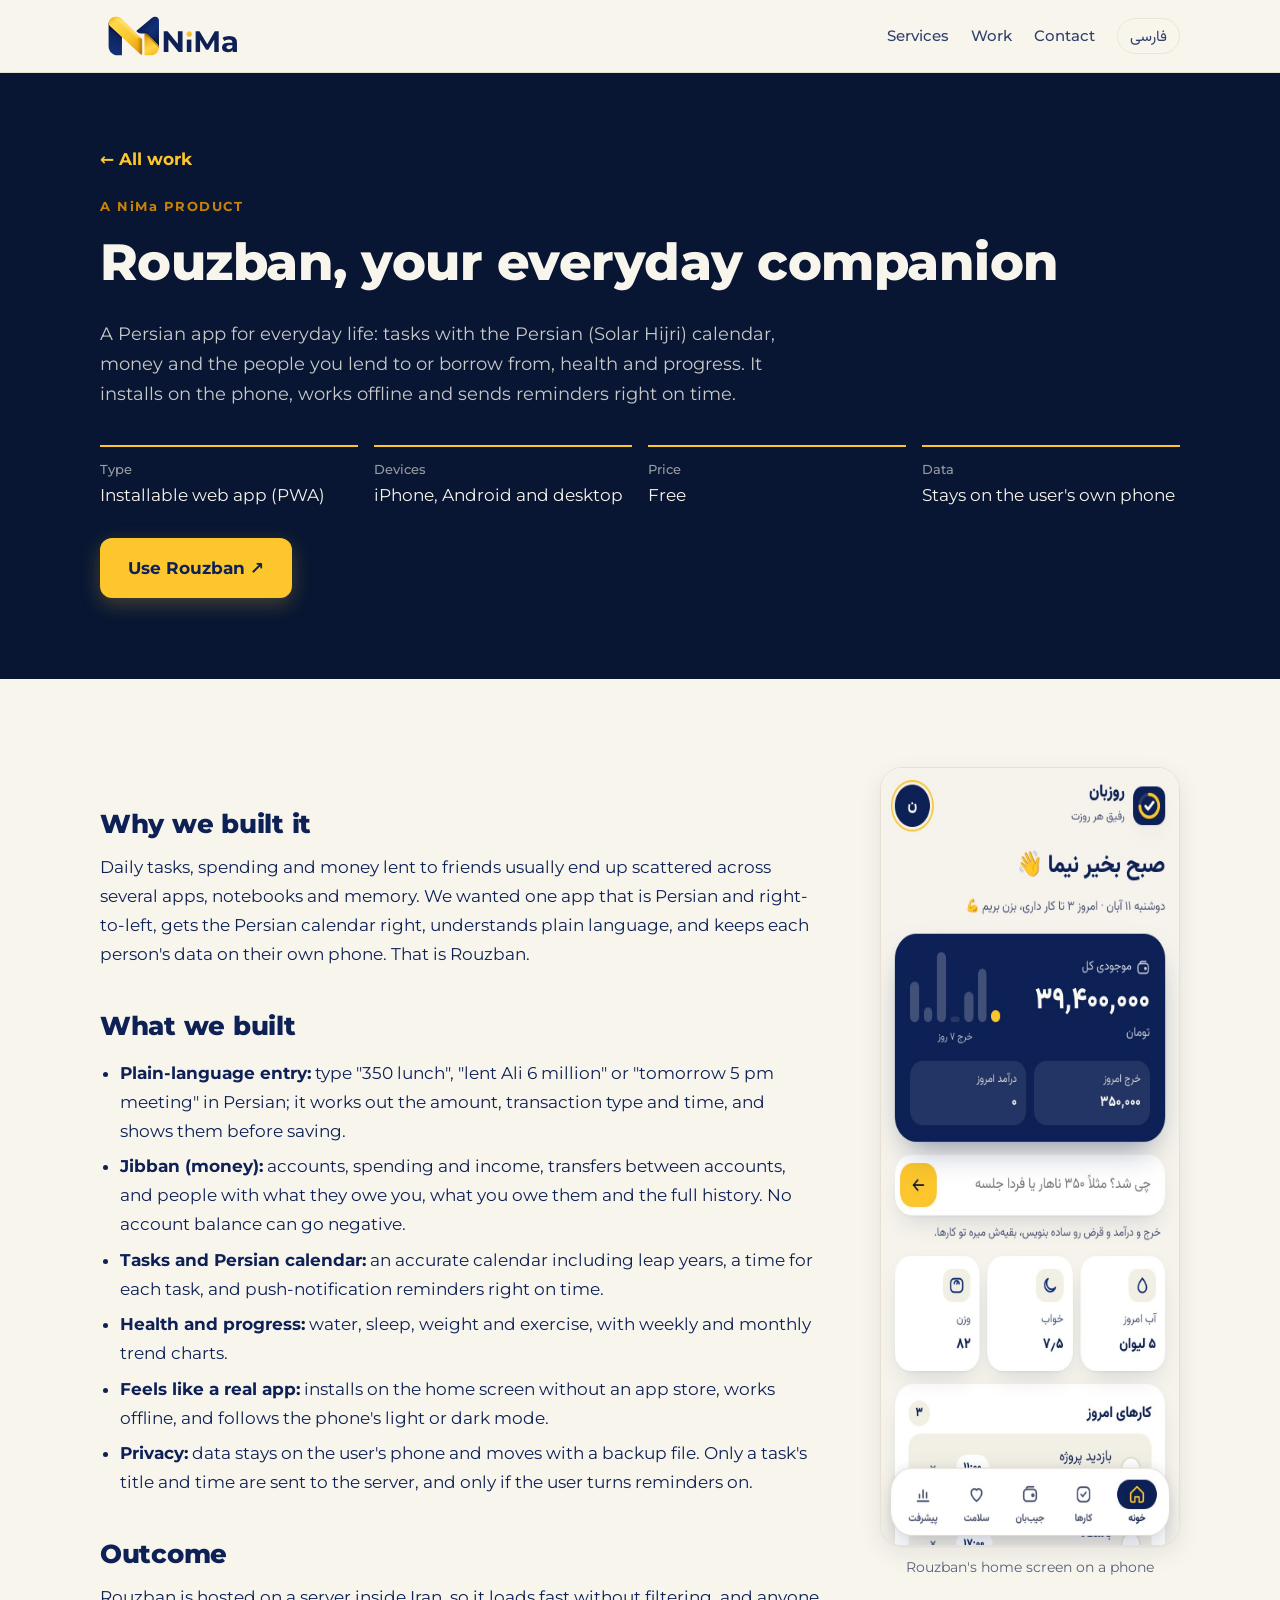
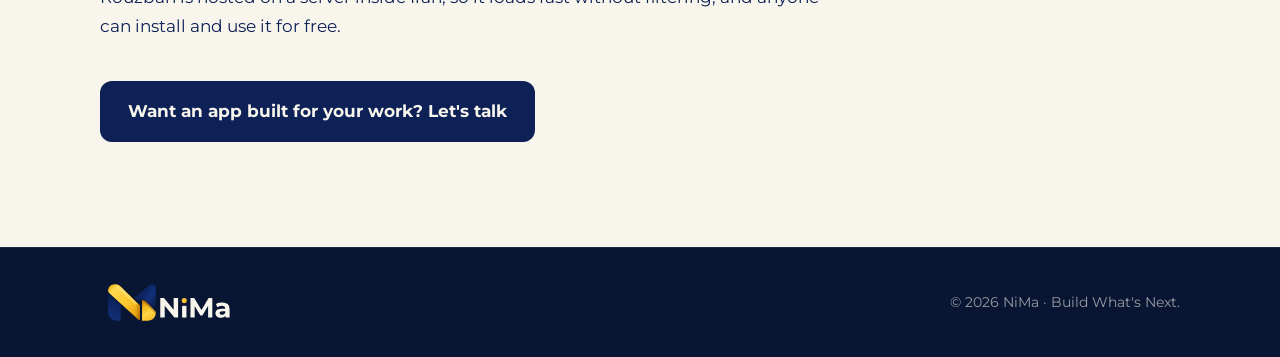
<file: en/work/rouzban/index.html>
<!doctype html>
<html lang="en" dir="ltr">
<head>
<meta charset="utf-8">
<meta name="viewport" content="width=device-width,initial-scale=1">
<title>Rouzban, your everyday companion | A NiMa product</title>
<meta name="description" content="Rouzban is a free Persian app by NiMa for tasks, money, lending and health; installs on the phone without an app store, with a Persian calendar and on-time reminders.">
<meta name="theme-color" content="#081633">
<link rel="canonical" href="https://nima-ai.ir/en/work/rouzban/">
<link rel="alternate" hreflang="en" href="https://nima-ai.ir/en/work/rouzban/">
<link rel="alternate" hreflang="fa" href="https://nima-ai.ir/work/rouzban/">
<meta property="og:url" content="https://nima-ai.ir/en/work/rouzban/">
<meta property="og:image" content="https://nima-ai.ir/assets/img/icon-512.jpg">
<link rel="icon" type="image/png" href="../../../assets/img/favicon.png">
<link rel="apple-touch-icon" href="../../../assets/img/apple-touch-icon.png">
<link rel="stylesheet" href="../../../assets/style.css">
</head>
<body>
<a class="skip" href="#main">Skip to content</a>

<header class="site-header">
  <div class="wrap">
    <a class="brand" href="../../" aria-label="NiMa home"><img src="../../../assets/img/NiMa-Logo-Primary.svg" alt="NiMa" width="148" height="56"></a>
    <nav class="nav" aria-label="Main">
      <a class="hide-sm" href="../../#services">Services</a>
      <a class="hide-sm" href="../../#work">Work</a>
      <a href="../../#contact">Contact</a>
      <a class="lang" href="../../../work/rouzban/" hreflang="fa" lang="fa">فارسی</a>
    </nav>
  </div>
</header>

<main id="main">
  <section class="case-hero">
    <div class="wrap">
      <a class="back" href="../../#work">← All work</a>
      <span class="eyebrow" style="display:block">A <span style="text-transform:none">NiMa</span> product</span>
      <h1>Rouzban, your everyday companion</h1>
      <p class="lead">A Persian app for everyday life: tasks with the Persian (Solar Hijri) calendar, money and the people you lend to or borrow from, health and progress. It installs on the phone, works offline and sends reminders right on time.</p>
      <div class="facts">
        <div><b>Type</b>Installable web app (PWA)</div>
        <div><b>Devices</b>iPhone, Android and desktop</div>
        <div><b>Price</b>Free</div>
        <div><b>Data</b>Stays on the user's own phone</div>
      </div>
      <p style="margin-top:28px"><a class="btn btn-gold" href="https://rouzban.nima-ai.ir/" target="_blank" rel="noopener">Use Rouzban ↗</a></p>
    </div>
  </section>

  <section>
    <div class="wrap case-grid">
      <div class="prose">
        <h2>Why we built it</h2>
        <p>Daily tasks, spending and money lent to friends usually end up scattered across several apps, notebooks and memory. We wanted one app that is Persian and right-to-left, gets the Persian calendar right, understands plain language, and keeps each person's data on their own phone. That is Rouzban.</p>

        <h2>What we built</h2>
        <ul>
          <li><strong>Plain-language entry:</strong> type "350 lunch", "lent Ali 6 million" or "tomorrow 5 pm meeting" in Persian; it works out the amount, transaction type and time, and shows them before saving.</li>
          <li><strong>Jibban (money):</strong> accounts, spending and income, transfers between accounts, and people with what they owe you, what you owe them and the full history. No account balance can go negative.</li>
          <li><strong>Tasks and Persian calendar:</strong> an accurate calendar including leap years, a time for each task, and push-notification reminders right on time.</li>
          <li><strong>Health and progress:</strong> water, sleep, weight and exercise, with weekly and monthly trend charts.</li>
          <li><strong>Feels like a real app:</strong> installs on the home screen without an app store, works offline, and follows the phone's light or dark mode.</li>
          <li><strong>Privacy:</strong> data stays on the user's phone and moves with a backup file. Only a task's title and time are sent to the server, and only if the user turns reminders on.</li>
        </ul>

        <h2>Outcome</h2>
        <p>Rouzban is hosted on a server inside Iran, so it loads fast without filtering, and anyone can install and use it for free.</p>

        <p style="margin-top:2.5rem"><a class="btn btn-navy" href="../../#contact">Want an app built for your work? Let's talk</a></p>
      </div>
      <figure>
        <img src="../../../assets/img/rouzban-mobile.jpg" alt="Home screen of the Rouzban app on a phone" width="360" height="779" loading="lazy">
        <figcaption>Rouzban's home screen on a phone</figcaption>
      </figure>
    </div>
  </section>
</main>

<footer class="site-footer">
  <div class="wrap">
    <img src="../../../assets/img/NiMa-Logo-Reversed.svg" alt="NiMa" width="140" height="53">
    <span>© 2026 NiMa · Build What's Next.</span>
  </div>
</footer>
</body>
</html>
</file>
<file: assets/style.css>
/* NiMa — site styles. Palette and fonts follow NiMa-Brand-Brief.md */

@font-face{font-family:"Montserrat";font-weight:400;font-display:swap;src:url(fonts/montserrat-latin-400-normal.woff2) format("woff2");unicode-range:U+0000-00FF,U+2000-206F,U+20AC,U+2122}
@font-face{font-family:"Montserrat";font-weight:500;font-display:swap;src:url(fonts/montserrat-latin-500-normal.woff2) format("woff2");unicode-range:U+0000-00FF,U+2000-206F,U+20AC,U+2122}
@font-face{font-family:"Montserrat";font-weight:700;font-display:swap;src:url(fonts/montserrat-latin-700-normal.woff2) format("woff2");unicode-range:U+0000-00FF,U+2000-206F,U+20AC,U+2122}
@font-face{font-family:"Montserrat";font-weight:800;font-display:swap;src:url(fonts/montserrat-latin-800-normal.woff2) format("woff2");unicode-range:U+0000-00FF,U+2000-206F,U+20AC,U+2122}
@font-face{font-family:"Vazirmatn";font-weight:400;font-display:swap;src:url(fonts/vazirmatn-arabic-400-normal.woff2) format("woff2");unicode-range:U+0600-06FF,U+200C-200F,U+FB50-FDFF,U+FE70-FEFF}
@font-face{font-family:"Vazirmatn";font-weight:700;font-display:swap;src:url(fonts/vazirmatn-arabic-700-normal.woff2) format("woff2");unicode-range:U+0600-06FF,U+200C-200F,U+FB50-FDFF,U+FE70-FEFF}
@font-face{font-family:"Vazirmatn";font-weight:800;font-display:swap;src:url(fonts/vazirmatn-arabic-800-normal.woff2) format("woff2");unicode-range:U+0600-06FF,U+200C-200F,U+FB50-FDFF,U+FE70-FEFF}

:root{
  --gold:#FCC62C; --gold-deep:#C98207;
  --navy:#0D2156; --royal:#14327A; --ink:#081633;
  --slate:#55607A; --sand:#E6E1D3; --cream:#F8F5ED; --white:#fff;
  --radius:16px; --wrap:1120px;
  --shadow:0 1px 2px rgba(8,22,51,.06),0 8px 24px rgba(8,22,51,.08);
}
*,*::before,*::after{box-sizing:border-box}
html{scroll-behavior:smooth;-webkit-text-size-adjust:100%}
body{margin:0;background:var(--cream);color:var(--navy);
  font-family:"Montserrat","Vazirmatn",system-ui,sans-serif;font-size:17px;line-height:1.7}
html[lang="fa"] body{line-height:1.85}
img{max-width:100%;display:block}
a{color:inherit}
h1,h2,h3{line-height:1.25;margin:0 0 .5em;font-weight:800;letter-spacing:-.01em}
html[lang="fa"] h1,html[lang="fa"] h2,html[lang="fa"] h3{letter-spacing:0;line-height:1.45}
p{margin:0 0 1em}
.wrap{max-width:var(--wrap);margin:0 auto;padding:0 20px}
.muted{color:var(--slate)}
.eyebrow{display:inline-block;font-size:.8rem;font-weight:700;letter-spacing:.12em;text-transform:uppercase;color:var(--gold-deep);margin-bottom:.75rem}
html[lang="fa"] .eyebrow{letter-spacing:0;font-size:.9rem}
.skip{position:absolute;inset-inline-start:-999px}
.skip:focus{inset-inline-start:12px;top:12px;z-index:99;background:var(--gold);padding:8px 12px;border-radius:8px}
:focus-visible{outline:3px solid var(--gold);outline-offset:3px}

/* Header */
.site-header{position:sticky;top:0;z-index:50;background:rgba(248,245,237,.88);backdrop-filter:saturate(1.4) blur(10px);-webkit-backdrop-filter:saturate(1.4) blur(10px);border-bottom:1px solid var(--sand)}
.site-header .wrap{display:flex;align-items:center;justify-content:space-between;height:72px;gap:16px}
.brand img{width:148px;height:auto}
.nav{display:flex;align-items:center;gap:22px;font-weight:500;font-size:.95rem}
.nav a{text-decoration:none;opacity:.85}
.nav a:hover{opacity:1}
.lang{border:1px solid var(--sand);border-radius:999px;padding:4px 12px;font-family:"Montserrat","Vazirmatn",sans-serif}
@media (max-width:760px){.nav .hide-sm{display:none}}

/* Buttons */
.btn{display:inline-flex;align-items:center;gap:.5em;padding:14px 26px;border-radius:12px;font-weight:700;text-decoration:none;transition:transform .2s,box-shadow .2s,background .2s;border:2px solid transparent}
.btn-gold{background:var(--gold);color:var(--navy);box-shadow:0 6px 20px rgba(252,198,44,.25)}
.btn-gold:hover{transform:translateY(-2px);box-shadow:0 10px 28px rgba(252,198,44,.35)}
.btn-ghost{border-color:rgba(248,245,237,.35);color:var(--cream)}
.btn-ghost:hover{border-color:var(--cream)}
.btn-navy{background:var(--navy);color:var(--cream)}
.btn-navy:hover{background:var(--royal)}

/* Hero */
.hero{position:relative;overflow:hidden;background:var(--ink);color:var(--cream);padding:96px 0 104px}
.hero::before{content:"";position:absolute;width:720px;height:720px;inset-inline-end:-180px;top:-260px;border-radius:50%;
  background:radial-gradient(closest-side,rgba(20,50,122,.85),transparent)}
.hero::after{content:"";position:absolute;width:150%;height:120px;inset-inline-start:-25%;bottom:-40px;transform:rotate(-4deg);
  background:linear-gradient(90deg,transparent,rgba(252,198,44,.10),transparent)}
.hero .wrap{position:relative;z-index:1;display:grid;grid-template-columns:1.25fr .75fr;gap:48px;align-items:center}
.hero h1{font-size:clamp(2.3rem,5.4vw,4rem);margin-bottom:.35em}
.hero h1 .hl{color:var(--gold)}
.hero .lead{font-size:clamp(1.05rem,1.6vw,1.2rem);color:rgba(248,245,237,.82);max-width:36em;margin-bottom:2rem}
.hero .actions{display:flex;flex-wrap:wrap;gap:12px}
.hero .mark{justify-self:center;width:min(100%,340px);filter:drop-shadow(0 30px 60px rgba(0,0,0,.45))}
@media (max-width:860px){
  .hero{padding:56px 0 72px}
  .hero .wrap{grid-template-columns:1fr;gap:28px}
  .hero .mark{order:-1;width:150px;justify-self:start}
}

/* Sections */
section{padding:88px 0}
.section-head{max-width:640px;margin-bottom:44px}
.section-head h2{font-size:clamp(1.7rem,3.4vw,2.4rem)}
.alt{background:var(--white)}

.cards{display:grid;grid-template-columns:repeat(3,1fr);gap:20px}
@media (max-width:860px){.cards{grid-template-columns:1fr}}
.card{background:var(--white);border:1px solid var(--sand);border-radius:var(--radius);padding:28px;box-shadow:var(--shadow);transition:transform .25s,box-shadow .25s}
.card:hover{transform:translateY(-3px)}
.alt .card{background:var(--cream)}
.card .icon{width:52px;height:52px;border-radius:14px;display:grid;place-items:center;background:var(--navy);margin-bottom:18px;position:relative;overflow:hidden}
.card .icon::after{content:"";position:absolute;width:140%;height:16px;background:var(--gold);transform:rotate(45deg);opacity:.9}
.card .icon svg{position:relative;z-index:1;width:26px;height:26px;stroke:var(--cream);fill:none;stroke-width:1.8;stroke-linecap:round;stroke-linejoin:round}
.card h3{font-size:1.2rem}
.card p{color:var(--slate);margin:0}

/* Approach */
.approach .wrap{display:grid;grid-template-columns:1fr 1fr;gap:56px;align-items:center}
@media (max-width:860px){.approach .wrap{grid-template-columns:1fr;gap:32px}}
.chips{display:flex;flex-wrap:wrap;gap:10px}
.chip{background:var(--white);border:1px solid var(--sand);border-radius:999px;padding:8px 16px;font-weight:500;font-size:.95rem}
.chip.on{background:var(--navy);color:var(--cream);border-color:var(--navy)}
.steps{list-style:none;padding:0;margin:24px 0 0;display:grid;gap:14px;counter-reset:s}
.steps li{display:flex;gap:14px;align-items:flex-start}
.steps li::before{counter-increment:s;content:counter(s);flex:none;width:30px;height:30px;border-radius:9px;background:var(--gold);color:var(--navy);display:grid;place-items:center;font-weight:800;font-size:.9rem}

/* Work */
.work-card{display:grid;grid-template-columns:1.1fr .9fr;background:var(--navy);color:var(--cream);border-radius:22px;overflow:hidden;text-decoration:none;box-shadow:var(--shadow);transition:transform .25s}
.work-card:hover{transform:translateY(-3px)}
.work-card .body{padding:40px}
.work-card .tags{display:flex;flex-wrap:wrap;gap:8px;margin:18px 0 26px}
.work-card .tag{font-size:.85rem;border:1px solid rgba(248,245,237,.25);border-radius:999px;padding:4px 12px}
.work-card{position:relative}
.work-card .links{display:flex;flex-wrap:wrap;align-items:center;gap:14px 22px}
.work-card .more{color:var(--gold);font-weight:700;text-decoration:none}
.work-card .more::after{content:"";position:absolute;inset:0;z-index:1}
.work-card .live{position:relative;z-index:2;color:var(--cream);font-weight:600;font-size:.95rem;text-decoration:none;border:1px solid rgba(248,245,237,.35);border-radius:999px;padding:6px 14px}
.work-card .live:hover{border-color:var(--gold);color:var(--gold)}
.work-card .shot{background:linear-gradient(135deg,var(--royal),var(--ink));display:grid;place-items:center;padding:32px 24px 0;align-items:end}
.work-card .shot img{width:230px;border-radius:22px 22px 0 0;box-shadow:0 -10px 40px rgba(0,0,0,.35)}
@media (max-width:860px){.work-card .shot{max-height:420px;overflow:hidden}.work-card{grid-template-columns:1fr}.work-card .body{padding:28px}}
.work-list{display:grid;gap:20px}
.soon{margin-top:20px;border:1.5px dashed var(--sand);border-radius:var(--radius);padding:22px 26px;color:var(--slate)}

/* About */
.about .wrap{display:grid;grid-template-columns:auto 1fr;gap:44px;align-items:center}
.about .avatar{width:180px;height:180px;border-radius:50%;background:var(--navy);display:grid;place-items:center;box-shadow:var(--shadow)}
.about .avatar img{width:62%}
@media (max-width:760px){.about .wrap{grid-template-columns:1fr;gap:24px}.about .avatar{width:120px;height:120px}}

/* Contact */
.contact{background:var(--ink);color:var(--cream);text-align:center}
.contact h2{font-size:clamp(1.8rem,3.6vw,2.6rem)}
.contact p{color:rgba(248,245,237,.78);max-width:34em;margin:0 auto 2rem}
.contact .actions{display:flex;flex-wrap:wrap;gap:12px;justify-content:center}

/* Footer */
.site-footer{background:var(--ink);color:rgba(248,245,237,.6);border-top:1px solid rgba(248,245,237,.08);padding:28px 0;font-size:.9rem}
.site-footer .wrap{display:flex;justify-content:space-between;align-items:center;gap:16px;flex-wrap:wrap}
.site-footer img{width:140px}

/* Case study */
.case-hero{background:var(--ink);color:var(--cream);padding:72px 0 64px}
.case-hero h1{font-size:clamp(2rem,4.6vw,3.2rem)}
.case-hero .lead{color:rgba(248,245,237,.8);max-width:40em;font-size:1.1rem}
.case-hero .note{font-size:.9rem;color:rgba(248,245,237,.65);margin-top:12px}
.back{display:inline-block;margin-bottom:22px;text-decoration:none;color:var(--gold);font-weight:700}
.facts{display:grid;grid-template-columns:repeat(4,1fr);gap:16px;margin-top:36px}
.facts div{border-top:2px solid var(--gold);padding-top:12px}
.facts b{display:block;font-size:.8rem;color:rgba(248,245,237,.6);font-weight:500}
@media (max-width:760px){.facts{grid-template-columns:1fr 1fr}}
.prose{max-width:720px}
.prose h2{font-size:1.6rem;margin-top:1.6em}
.prose ul{padding-inline-start:1.2em}
.prose li{margin-bottom:.4em}
.case-grid{display:grid;grid-template-columns:1fr 300px;gap:56px;align-items:start}
.case-grid figure{margin:0;position:sticky;top:96px}
.case-grid figure img{border-radius:22px;box-shadow:var(--shadow);border:1px solid var(--sand)}
.case-grid figcaption{font-size:.85rem;color:var(--slate);margin-top:10px;text-align:center}
@media (max-width:860px){.case-grid{grid-template-columns:1fr}.case-grid figure{position:static;max-width:280px}}

@media (prefers-reduced-motion:reduce){*{transition:none!important;scroll-behavior:auto!important}}
</file>
